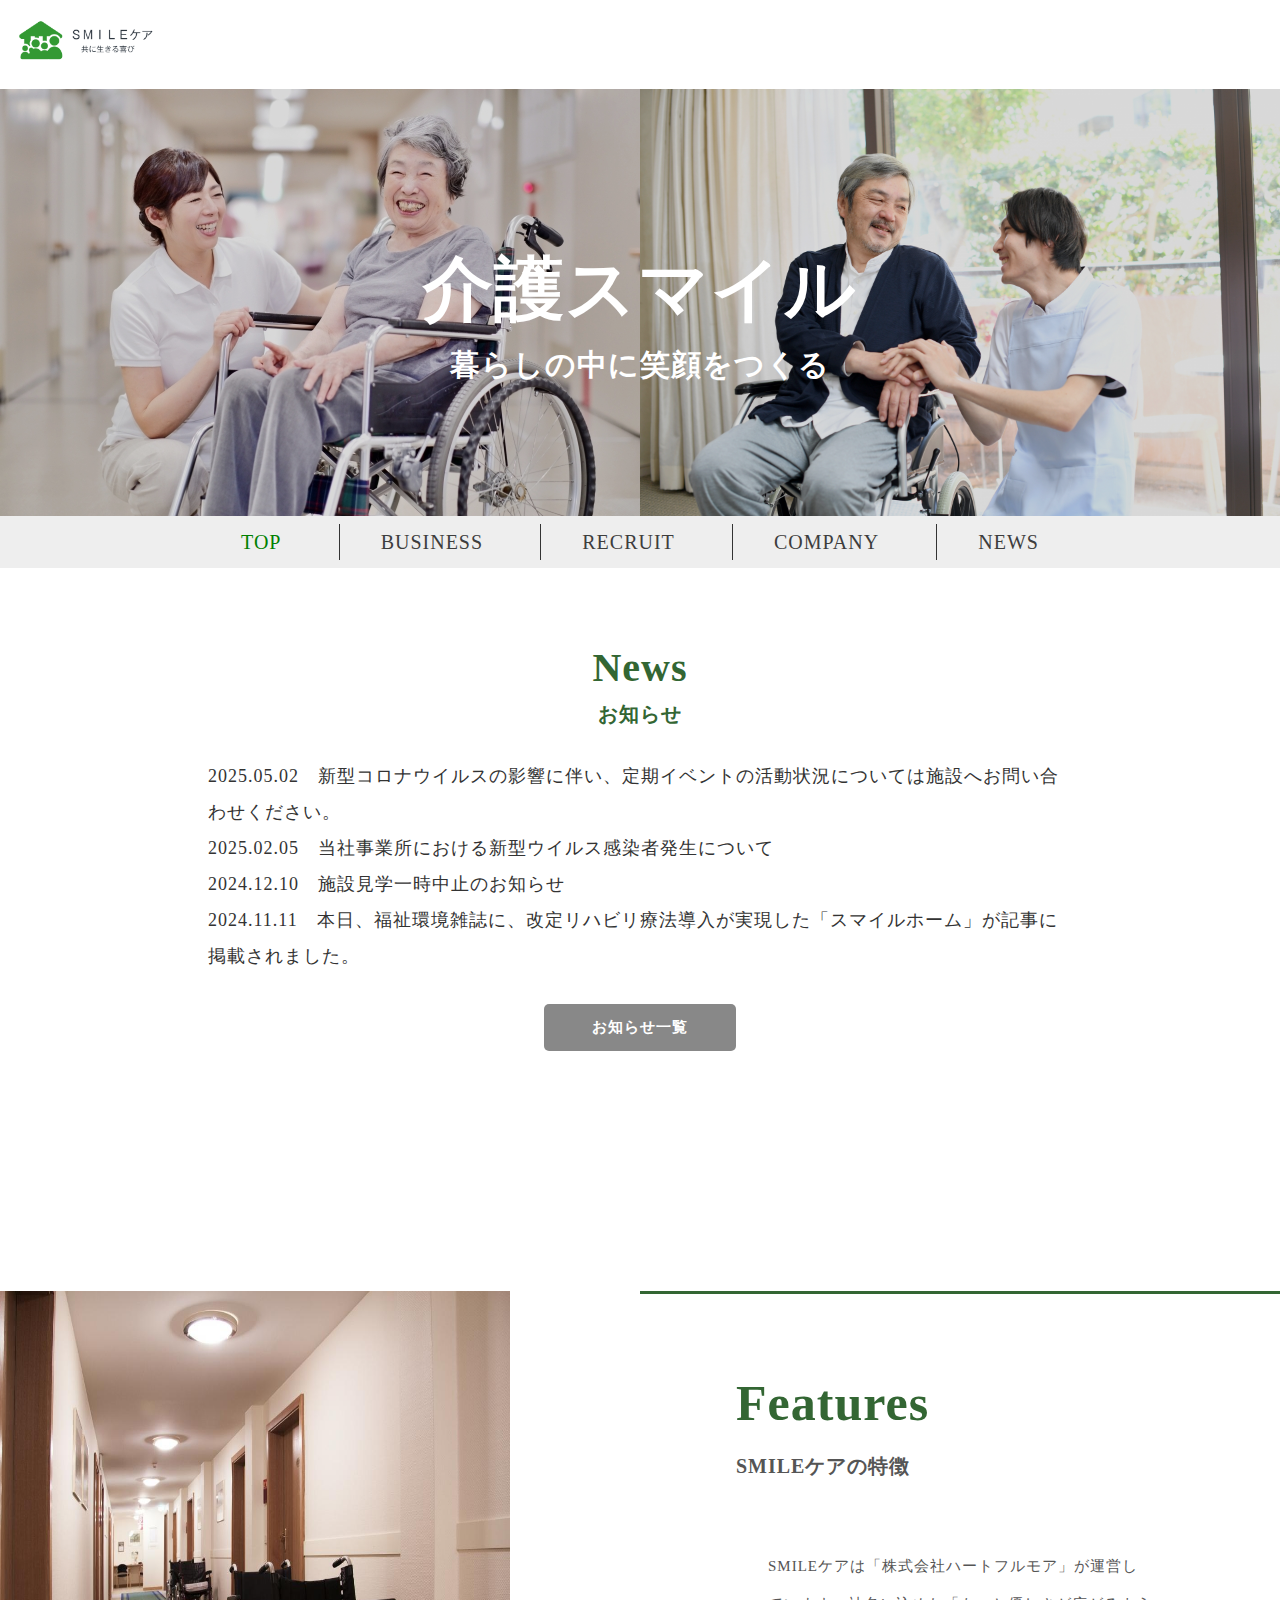
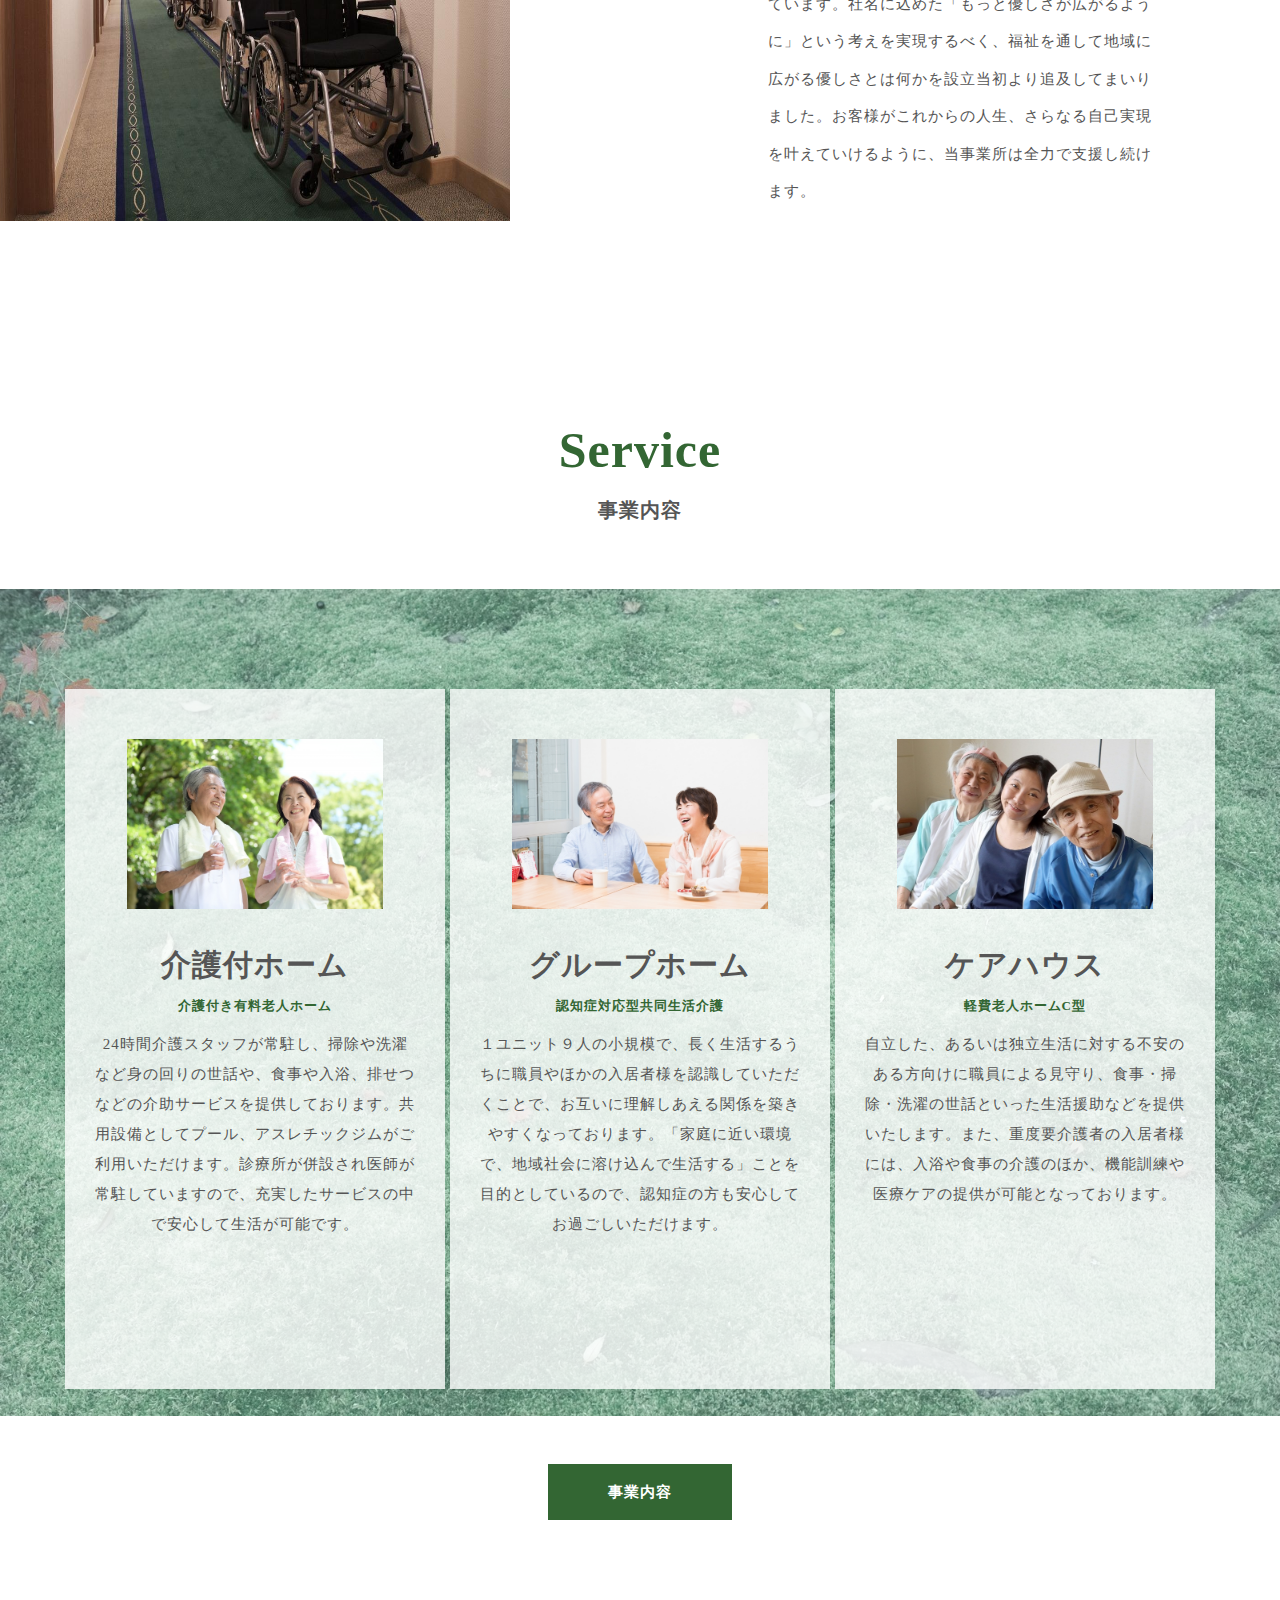
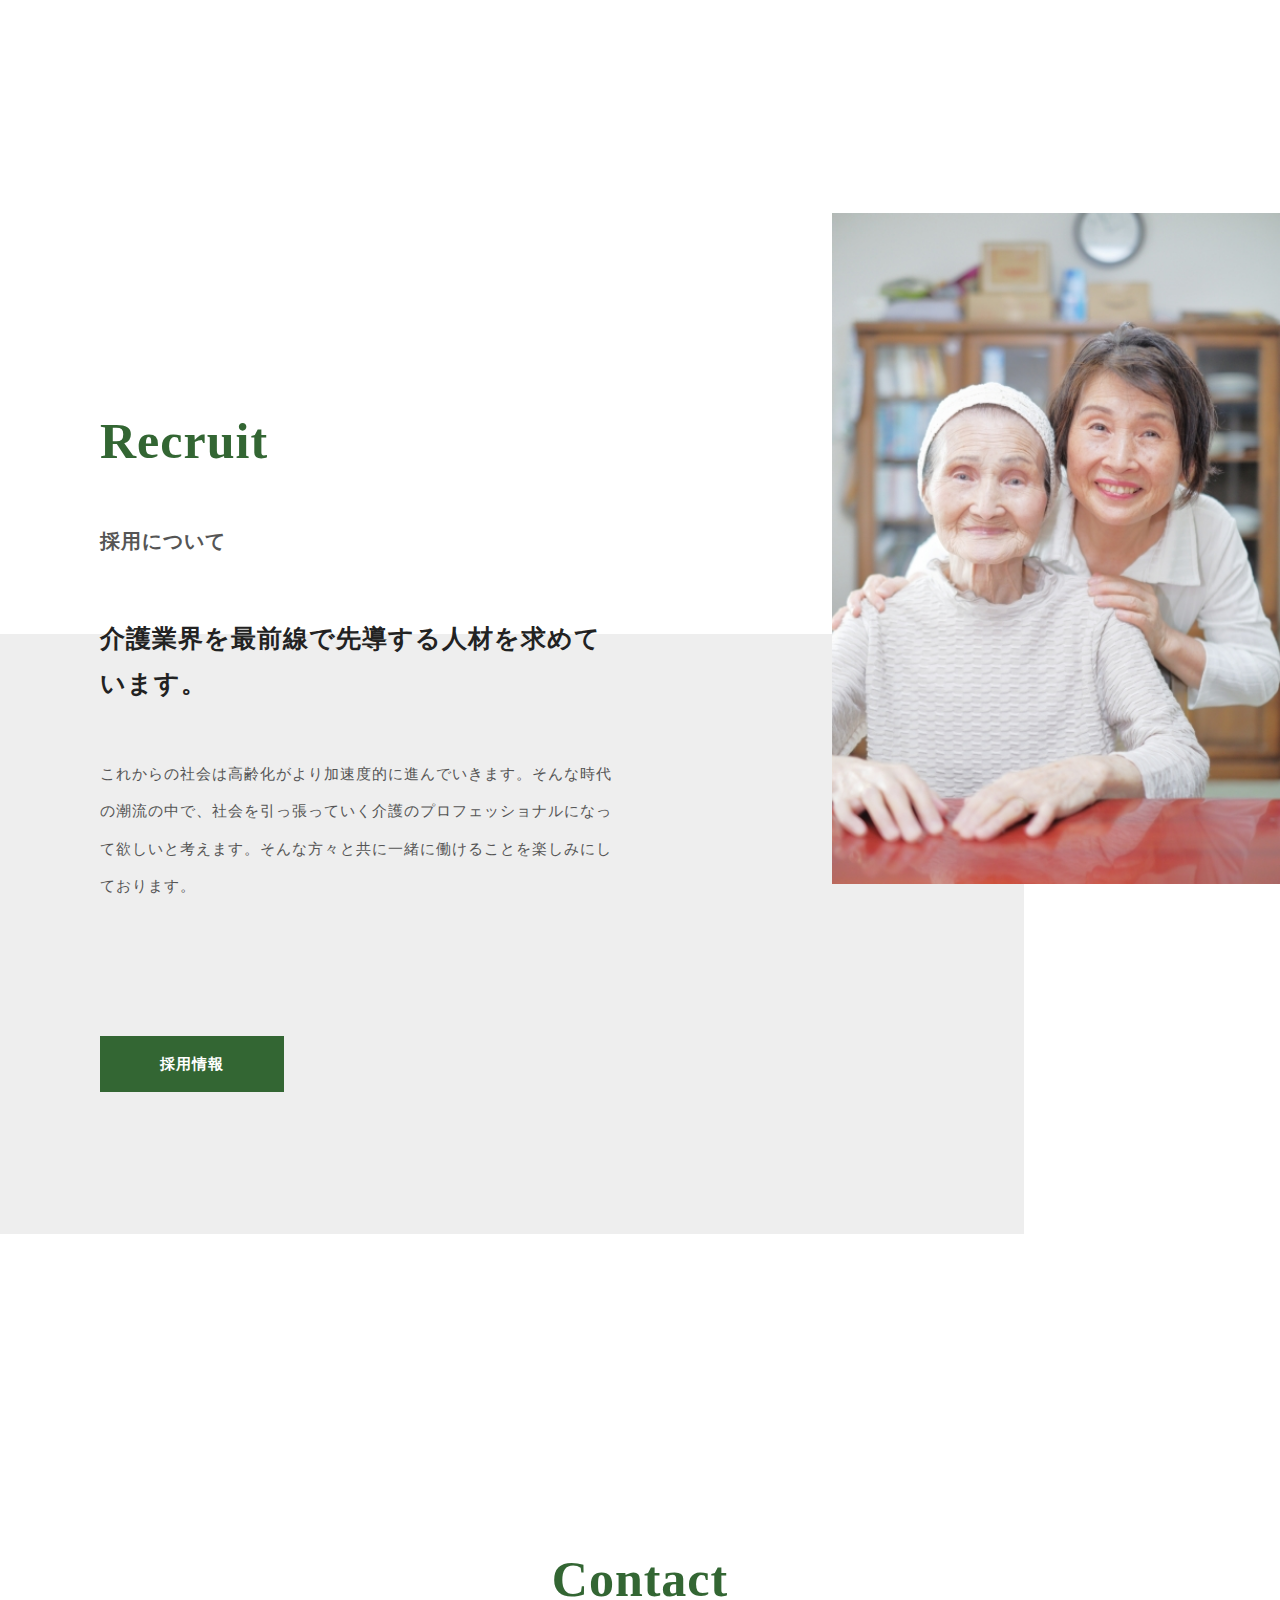
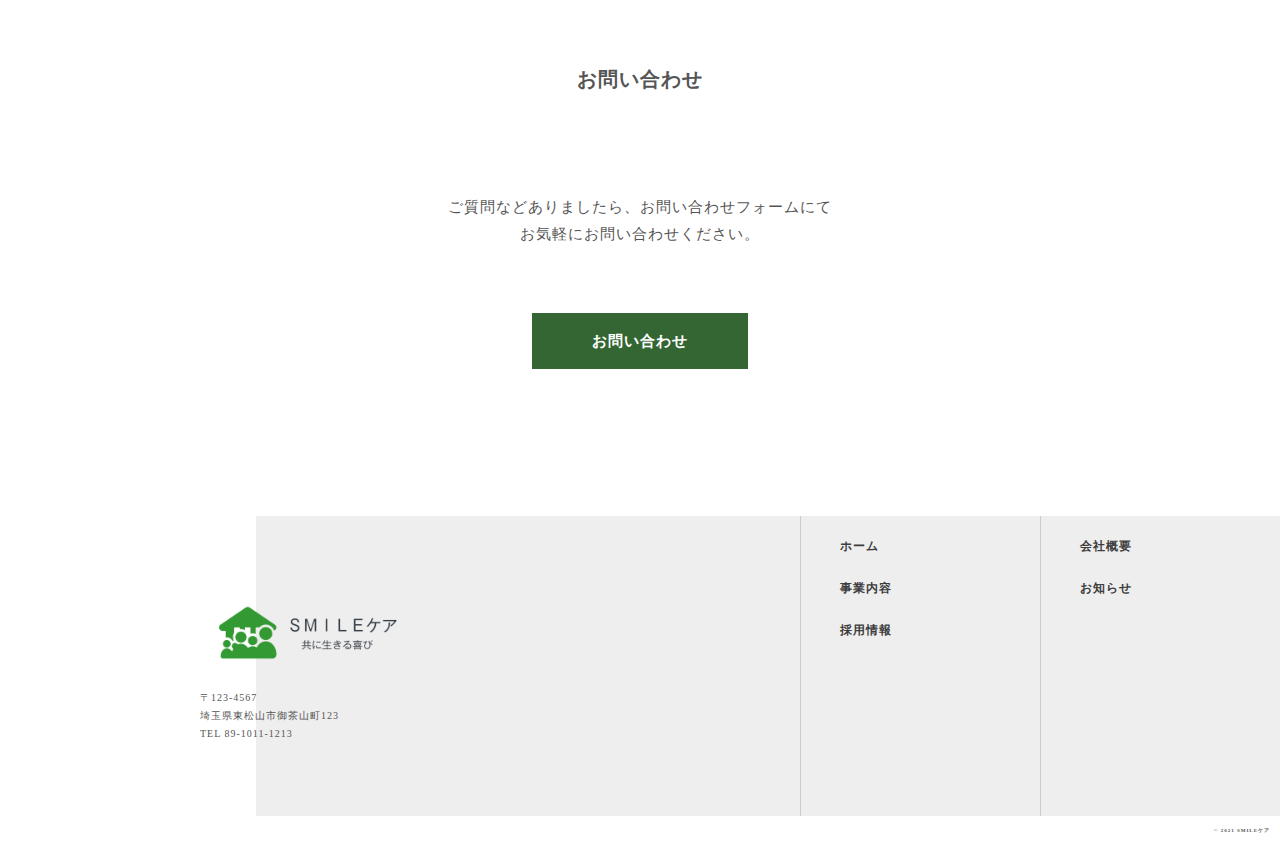
<file: index.html>
<!DOCTYPE html>
<html>
  <head>
    <meta charset="UTF-8">
    <title>共に生きる喜び「ＳＭＩＬＥケア」</title>
    <meta name="description" content="「暮らしの中に笑顔をつくる」というビジョンを達成するべく、お客様の介護をサポートします。">
    <meta name="keywords" content="福祉,介護">
    <meta name="viewport" content="width=device-width, initial-scale=1.0">
    <meta property="og:title" content="共に生きる喜び「ＳＭＩＬＥケア」">
    <meta property="og:type" content="article">
    <meta property="og:url" content="https://withcode-plus.tech">
    <meta property="og:image" content="img/logo.png">
    <meta property="og:description" content="「暮らしの中に笑顔をつくる」というビジョンを達成するべく、お客様の介護をサポートします。">
    <meta property="og:site_name" content="介護施設">
    <link rel="icon" href="favicon.ico">
    <link rel="apple-touch-icon" sizes="180×180" href="img/logo.png">
    <link rel="stylesheet" type="text/css" href="css/reset.css">
    <link rel="stylesheet" type="text/css" href="css/common1.css">
    <link rel="stylesheet" type="text/css" href="css/index.css">
  </head>

  <body>
    <header>
      <div class="header_all">
        <a href="index.html"><img class="logo" src="img/logo2.png" alt="ロゴ画像"></a>
        <div class="top_inner">
          <div class="top_img">
            <div class="top_title">
              <h1>介護スマイル</h1><br>
                <h2>暮らしの中に笑顔をつくる</h2>
              </div>
            <img src="img/top.jpg" alt="トップ画像">
            <img src="img/top2.jpg" alt="トップ画像">
          </div>
          </div>
          <div class="header_inner" style="background-color: #eeeeee">
          <nav>
            <ul>
              <li><a href="index.html" class="color">TOP</a></li>
              <li><a href="html/business.html " >BUSINESS</a></li>
              <li><a href="html/recruit.html" >RECRUIT</a></li>
              <li><a href="html/company.html" >COMPANY</a></li>
              <li><a href="html/news.html" >NEWS</a></li>
            </ul>
          </nav>
        </div>
      </div>
    </header>

    <main>
      <section class="news section">
        <h3>News<br><small>お知らせ</small></h3>
        <ul class="news_list">
        <li>
          2025.05.02　新型コロナウイルスの影響に伴い、定期イベントの活動状況については施設へお問い合わせください。
        </li>
        <li>
          2025.02.05　当社事業所における新型ウイルス感染者発生について
        </li>
        <li>
          2024.12.10　施設見学一時中止のお知らせ
        </li>
        <li>
          2024.11.11　本日、福祉環境雑誌に、改定リハビリ療法導入が実現した「スマイルホーム」が記事に掲載されました。
        </li>
        <p class="more"><a href="html/news.html">お知らせ一覧</a></p>
      </section>

      <section class="feature section">
        <div class="feature_inner">
          <h4>Features</h4>
          <small>SMILEケアの特徴</small>
          <p>
            SMILEケアは「株式会社ハートフルモア」が運営しています。社名に込めた「もっと優しさが広がるように」という考えを実現するべく、福祉を通して地域に広がる優しさとは何かを設立当初より追及してまいりました。お客様がこれからの人生、さらなる自己実現を叶えていけるように、当事業所は全力で支援し続けます。
          </p>
        </div>
        <div class="feature_bg">
          <ul class="feature_img">
            <li><img src="img/fut2.jpg" alt="特徴の画像"></li>
          </ul>
        </div>
      </section>

      <section class="service section">
        <h3>Service<br><small>事業内容</small></h3>
        <div class="service_bg">
          <div class="service_item">
            <img src="img/ser1.jpg" alt="サービス画像">
            <h4>介護付ホーム</h4>
            <small>介護付き有料老人ホーム</small>
            <p>24時間介護スタッフが常駐し、掃除や洗濯など身の回りの世話や、食事や入浴、排せつなどの介助サービスを提供しております。共用設備としてプール、アスレチックジムがご利用いただけます。診療所が併設され医師が常駐していますので、充実したサービスの中で安心して生活が可能です。</p>
          </div>
          <div class="service_item">
            <img src="img/ser2.jpg" alt="サービス画像">
            <h4>グループホーム</h4>
            <small>認知症対応型共同生活介護</small>
            <p>１ユニット９⼈の小規模で、⻑く⽣活するうちに職員やほかの⼊居者様を認識していただくことで、お互いに理解しあえる関係を築きやすくなっております。「家庭に近い環境で、地域社会に溶け込んで⽣活する」ことを目的としているので、認知症の方も安心してお過ごしいただけます。</p>
          </div>
          <div class="service_item">
            <img src="img/ser3.jpg" alt="サービス画像">
            <h4>ケアハウス</h4>
            <small>軽費老人ホームC型</small>
            <p>自立した、あるいは独立生活に対する不安のある方向けに職員による見守り、食事・掃除・洗濯の世話といった生活援助などを提供いたします。また、重度要介護者の入居者様には、入浴や食事の介護のほか、機能訓練や医療ケアの提供が可能となっております。</p>
          </div>
          <p class="btn"><a href="html/business.html">事業内容</a></p>
        </div>
      </section>

      <section class="recruit section">
        <div class="recruit_inner">
          <h3>Recruit<br><small>採用について</small></h3>
          <h4>介護業界を最前線で先導する人材を求めています。</h4>
          <p>
            これからの社会は高齢化がより加速度的に進んでいきます。そんな時代の潮流の中で、社会を引っ張っていく介護のプロフェッショナルになって欲しいと考えます。そんな方々と共に一緒に働けることを楽しみにしております。
          </p>
          <p class="btn"><a href="html/recruit.html">採用情報</a></p>
        </div>
        <img src="img/fut1.jpg" alt="リクルート画像">
        <div class="recruit_bg">
       </div>
      </section>

      <section class="contact">
        <div class="contact_inner">
          <h3>Contact<br><small>お問い合わせ</small></h3>
          <P>ご質問などありましたら、お問い合わせフォームにて<br>
      お気軽にお問い合わせください。
          </P>
          <p class="btn"><a href="#">お問い合わせ</a></p>
        </div>
      </section>
    </main>

    <footer>
      <div class="footer_inner">
        <img src="img/logo2.png" alt="ロゴ画像">
        <p>
          〒123-4567<br>
          埼玉県東松山市御茶山町123<br>
          TEL 89-1011-1213
        </p>
      </div>
    <div class="footer_bg">
      <div class="footer_list">
        <ul>
          <li><a href="html/company.html">会社概要</a></li>
          <li><a href="html/news.html">お知らせ</a></li>
        </ul>
        <ul>
          <li><a href="index.html">ホーム</a></li>
          <li><a href="html/business.html">事業内容</a></li>
          <li><a href="html/recruit.html">採用情報</a></li>
        </ul>
      </div>
    </div>
    </footer>
    <p class="copyright">© 2021 SMILEケア</p>
  </body>
</html>
</file>
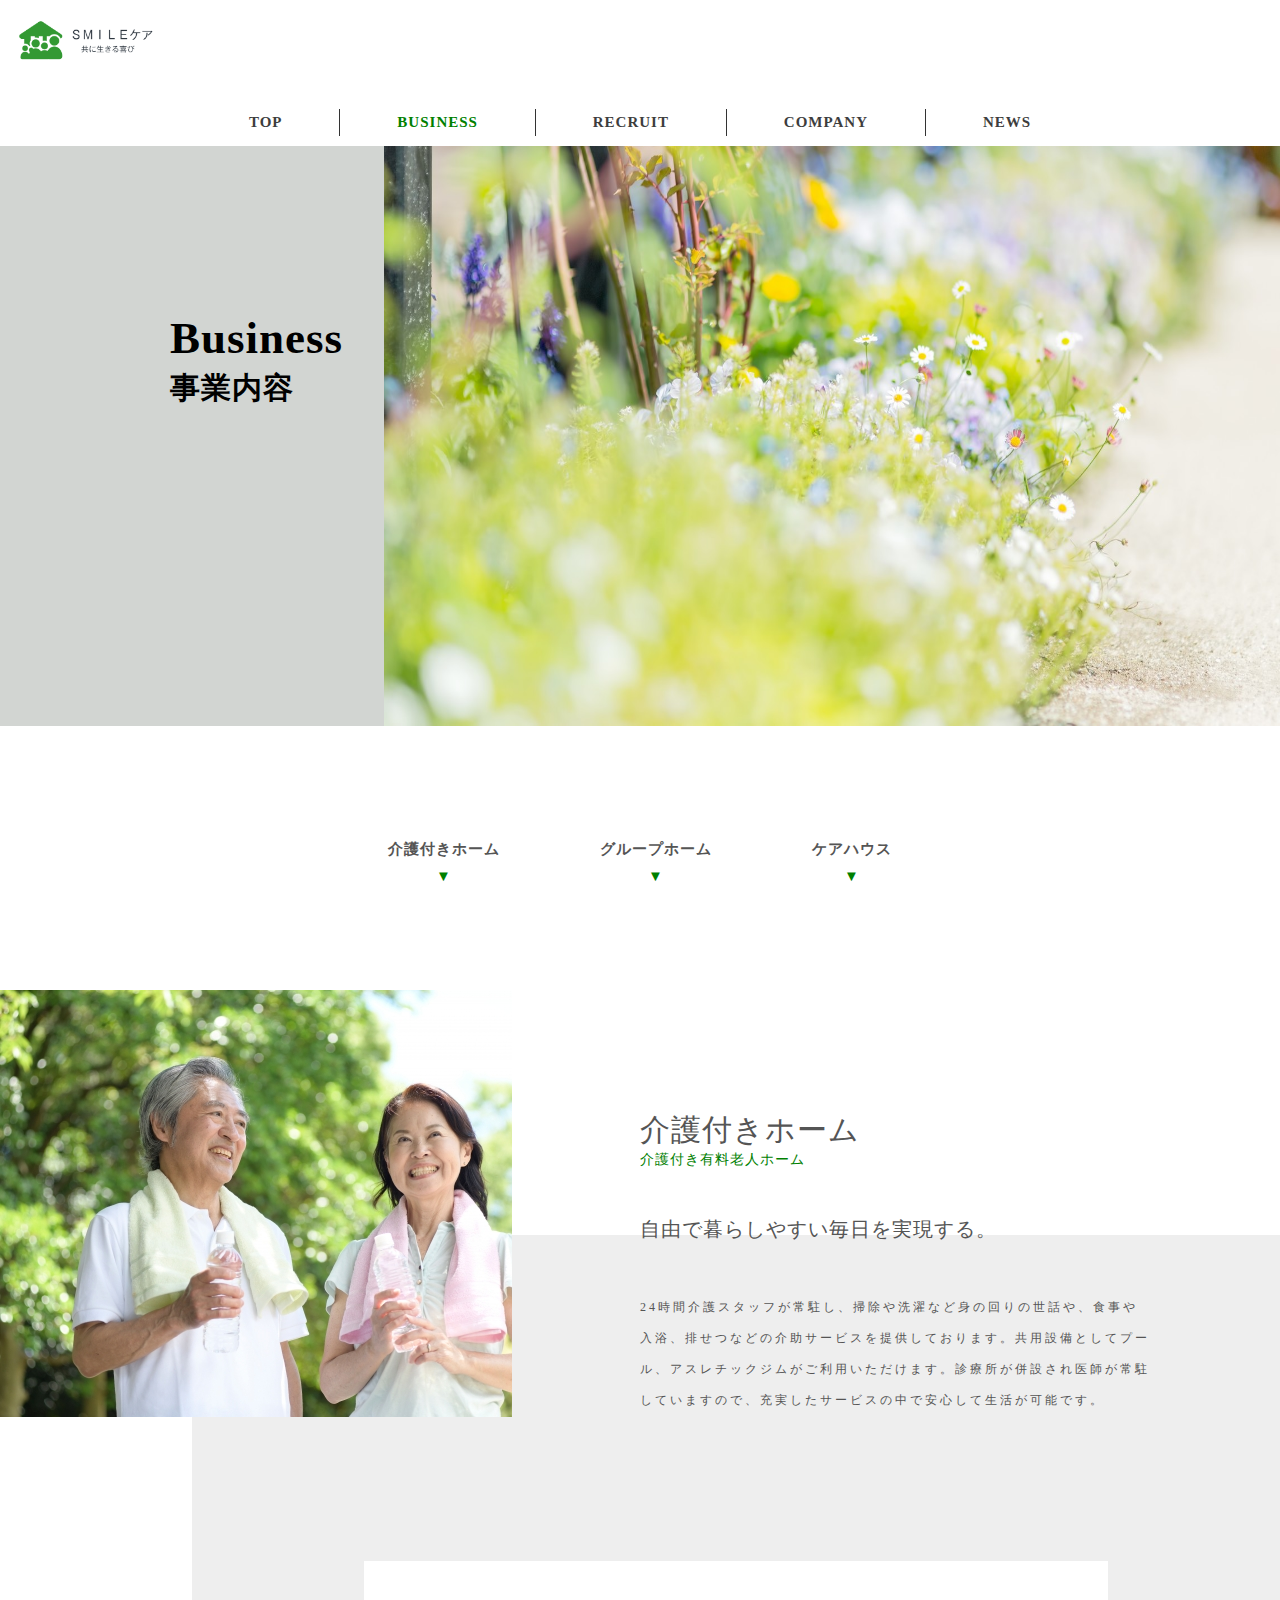
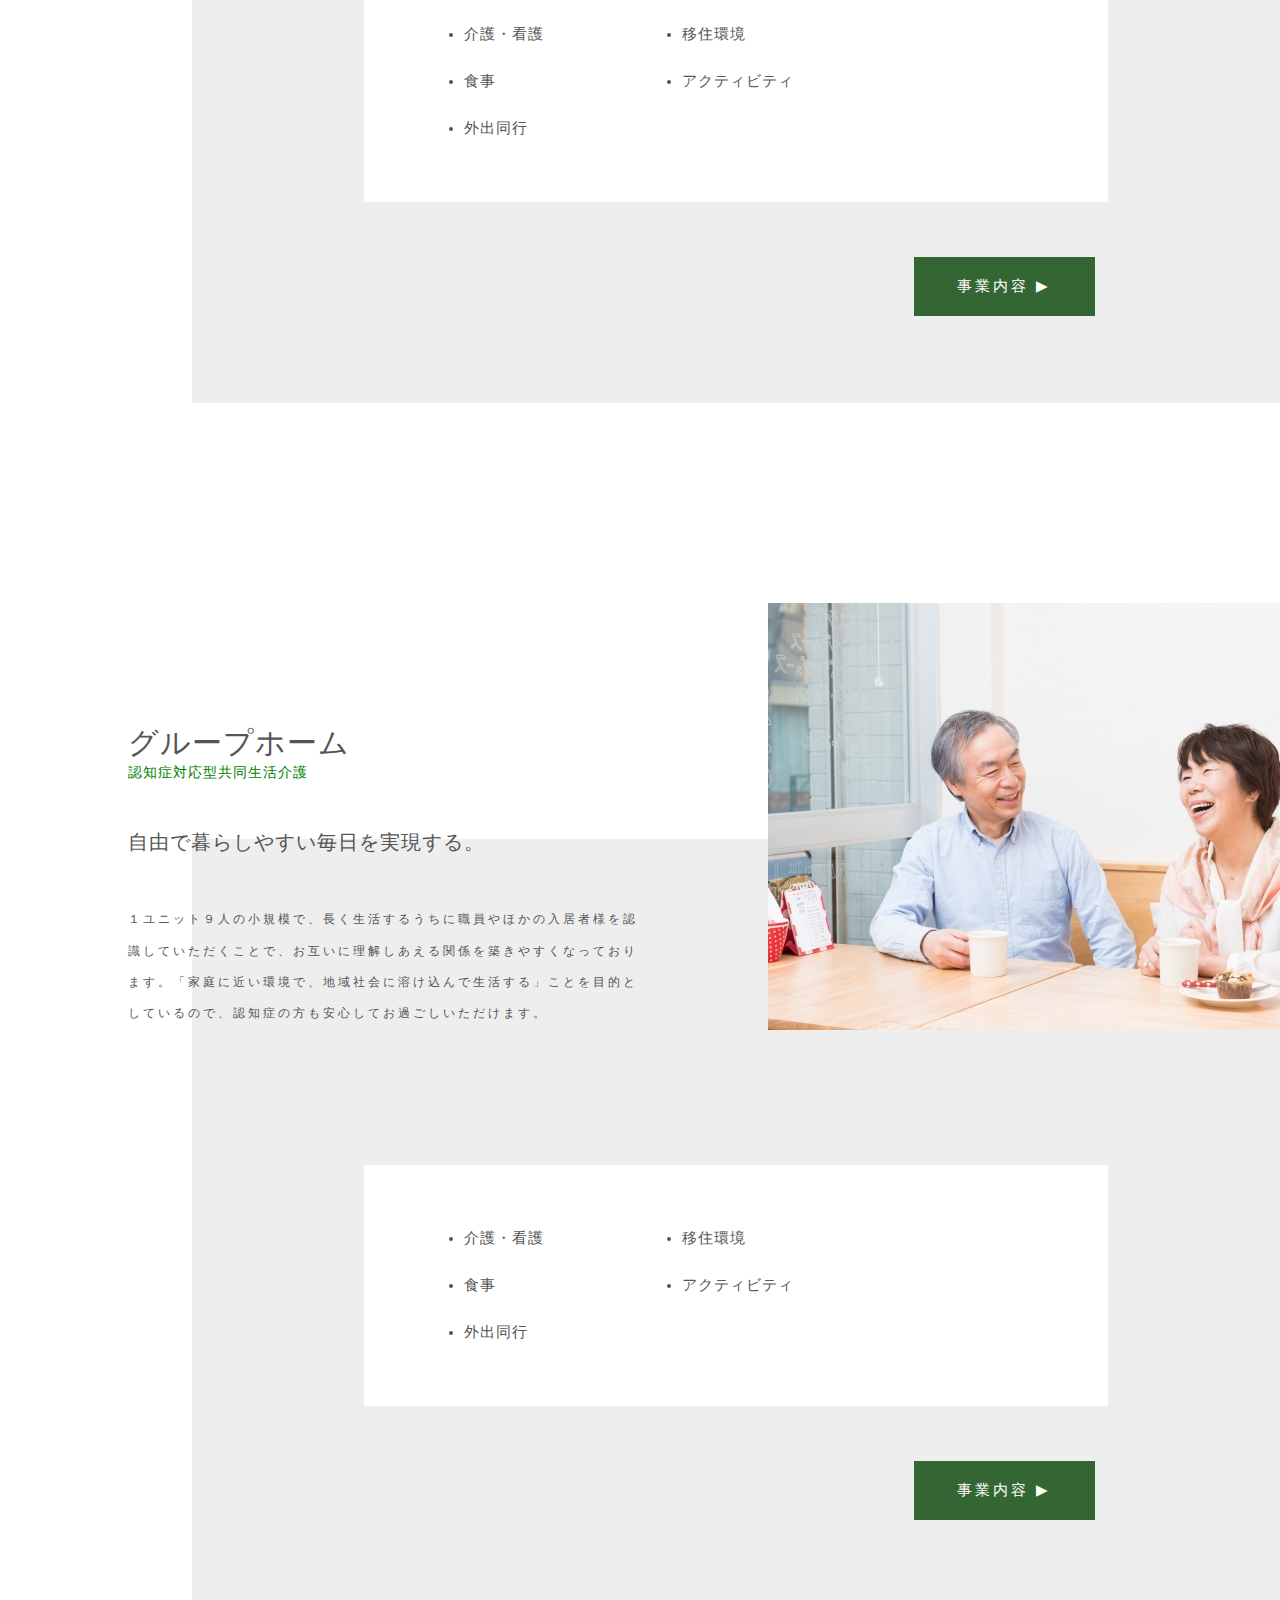
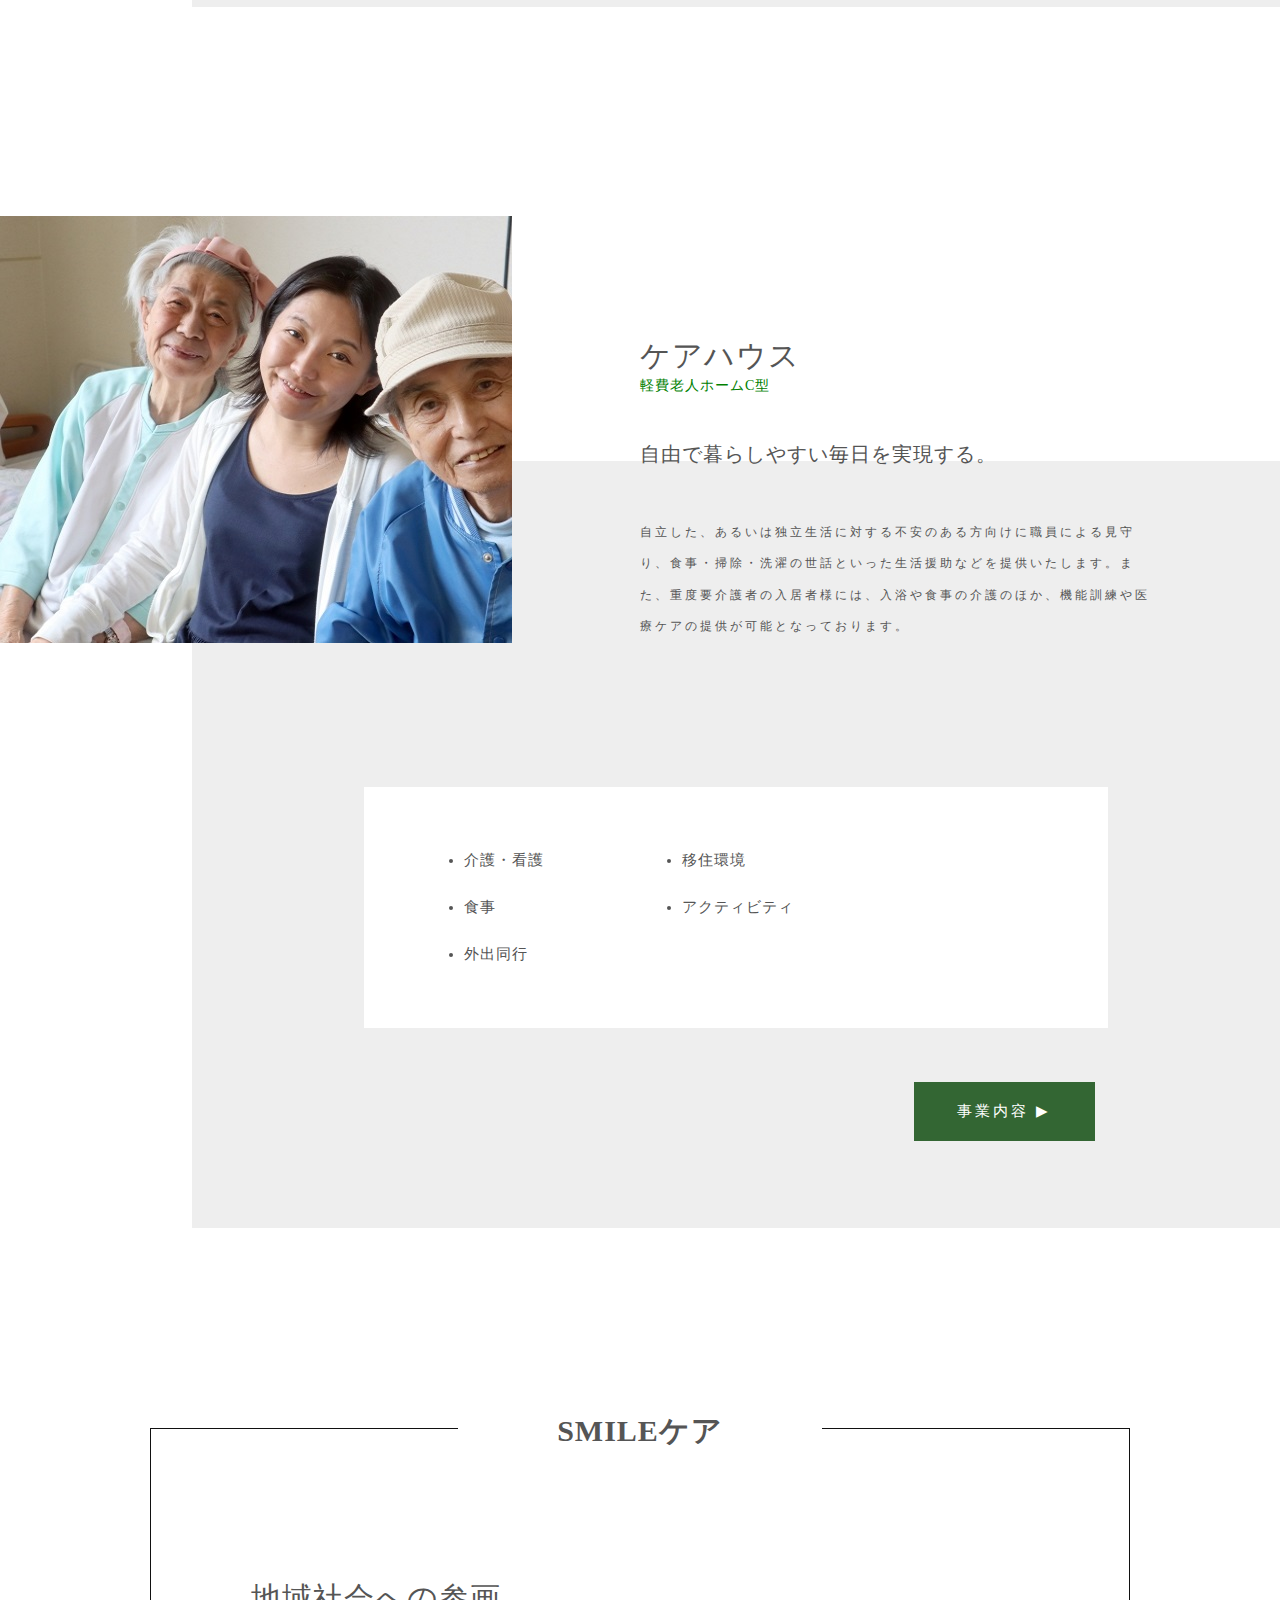
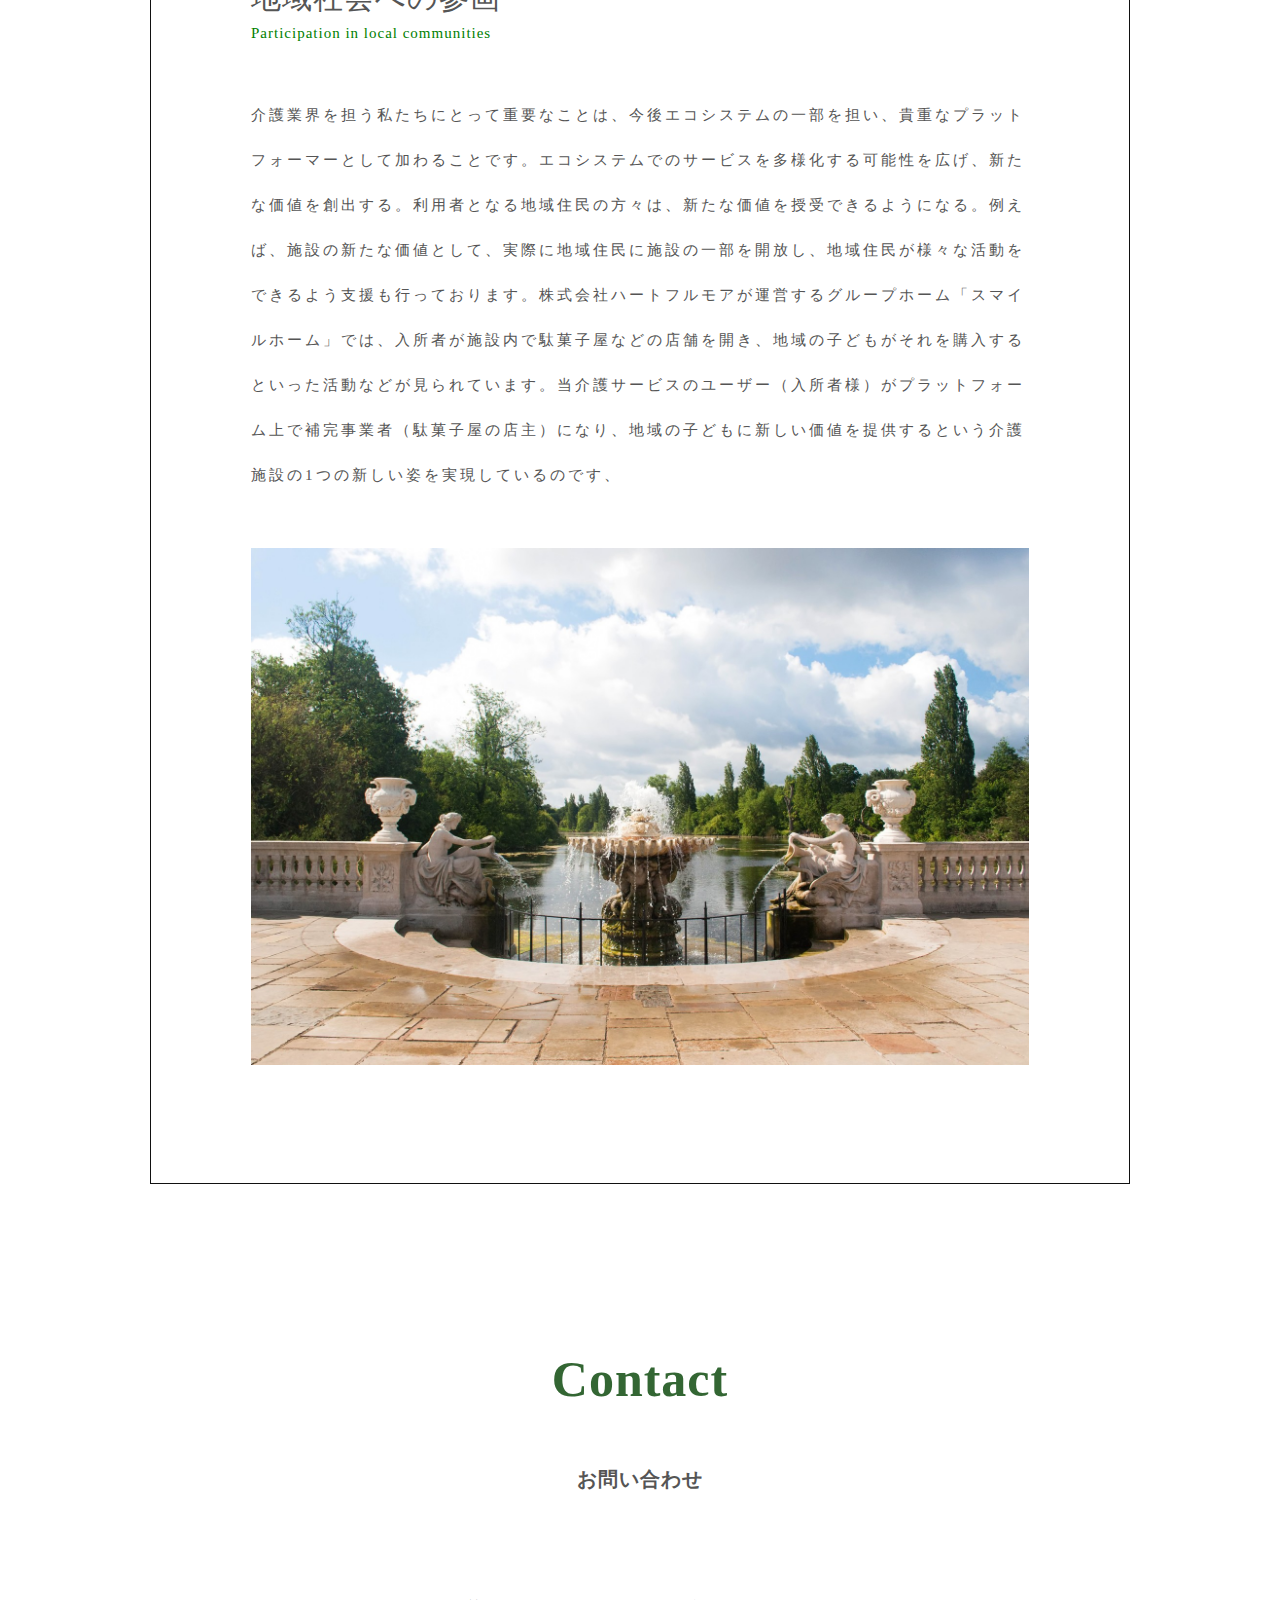
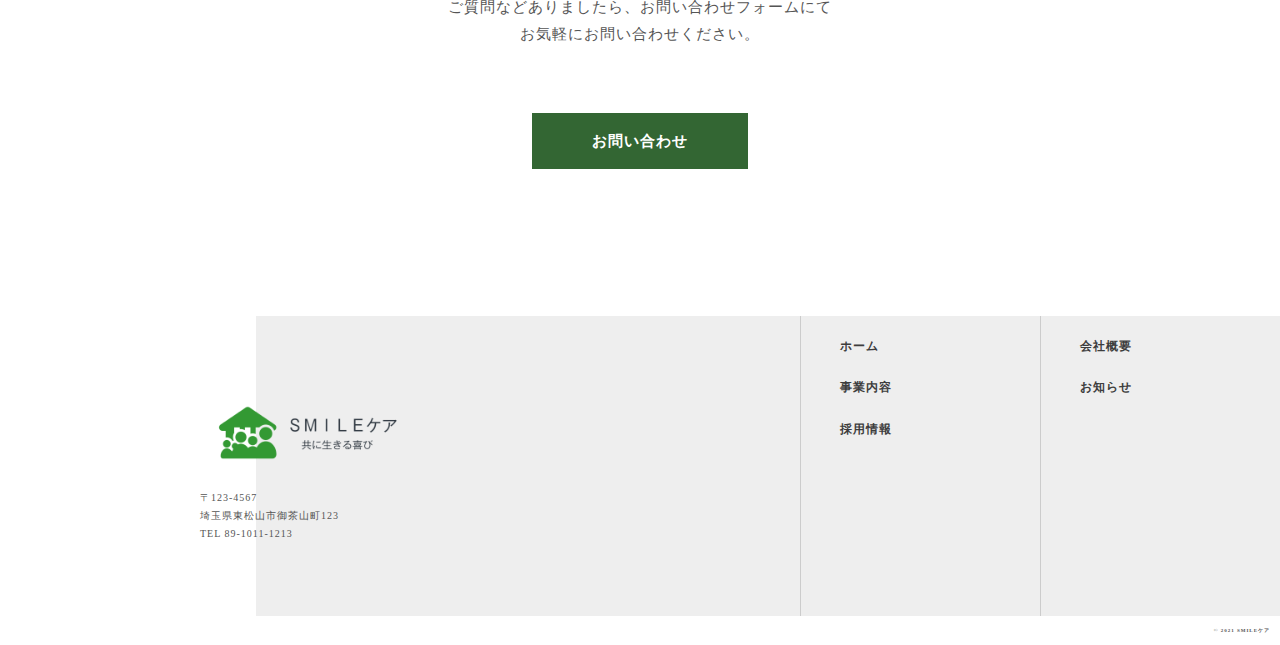
<file: html/business.html>
<!DOCTYPE html>
<html>
<head>
  <meta charset="UTF-8">
  <title>共に生きる喜び「ＳＭＩＬＥケア」</title>
  <meta name="description" content="「暮らしの中に笑顔をつくる」というビジョンを達成するべく、お客様の介護をサポートします。">
  <meta name="keywords" content="IT,プログラミング,コミュニティ">
  <meta name="viewport" content="width=device-width, initial-scale=1.0">
  <meta property="og:title" content="共に生きる喜び「ＳＭＩＬＥケア」">
  <meta property="og:type" content="article">
  <meta property="og:url" content="https://withcode-plus.tech">
  <meta property="og:image" content="img/logo.png">
  <meta property="og:description" content="「暮らしの中に笑顔をつくる」というビジョンを達成するべく、お客様の介護をサポートします。">
  <meta property="og:site_name" content="プログラミング教材">
  <link rel="icon" href="../favicon.ico">
  <link rel="apple-touch-icon" sizes="180×180" href="../img/logo.png">
  <link rel="stylesheet" type="text/css" href="../css/reset.css">
  <link rel="stylesheet" type="text/css" href="../css/common1.css">
  <link rel="stylesheet" type="text/css" href="../css/common2.css">
  <link rel="stylesheet" type="text/css" href="../css/business.css">
</head>

<body>
  <header>
    <div class="header_all">
      <a href="../index.html"><img class="logo" src="../img/logo2.png" alt="ロゴ画像"></a>
      <div class="header_inner">
        <nav>
          <ul>
            <li><a href="../index.html">TOP</a></li>
            <li><a href="business.html" class="color">BUSINESS</a></li>
            <li><a href="recruit.html" >RECRUIT</a></li>
            <li><a href="company.html" >COMPANY</a></li>
            <li><a href="news.html" >NEWS</a></li>
          </ul>
          </nav>
      </div>
        <div class="_top_bg">
          <div class="top_inner">
            <h1>Business<br><small>事業内容</small></h1> 
            <img src="../img/bu_top2.jpg" alt="トップ画像">
          </div>
        </div>
    </div>
  </header>
  
  <main>
    <section class="business">
      <div class="business_inner">
        <div class="business_top">
          <ul>
            <li><a href="#business_list1">介護付きホーム<br><small>▼</small></a></li>
            <li><a href="#business_list2">グループホーム<br><small>▼</small></a></li>
            <li><a href="#business_list3">ケアハウス<br><small>▼</small></a></li>
          </ul>
        </div>
        <div class="business_list" id="business_list1">
          <div class="business_item1">
            <img src="../img/ser1.jpg" alt="サービス画像">
          </div>
          <div class="business_item2">
            <h1>介護付きホーム<br><small>介護付き有料老人ホーム</small></h1>
            <h2>自由で暮らしやすい毎日を実現する。</h2>
            <p>
              24時間介護スタッフが常駐し、掃除や洗濯など身の回りの世話や、食事や入浴、排せつなどの介助サービスを提供しております。共用設備としてプール、アスレチックジムがご利用いただけます。診療所が併設され医師が常駐していますので、充実したサービスの中で安心して生活が可能です。
            </p>
          </div>
          <div class="business_bg">
            <div class="business_content">
              <div class="business_element">
                <ul>
                  <li>介護・看護</li>
                  <li>移住環境</li>
                  <li>食事</li>
                  <li>アクティビティ</li>
                  <li>外出同行</li>
                </ul>
              </div>
            </div>
            <p class="btn"><a href="#">事業内容 ▶︎</a></p>
          </div>
        </div>
        <div class="business_list" id="business_list2">
          <div class="business_item1_reverse">
            <img src="../img/ser2.jpg" alt="サービス画像">
          </div>
          <div class="business_item2_reverse">
            <h1>グループホーム<br><small>認知症対応型共同生活介護</small></h1>
            <h2>自由で暮らしやすい毎日を実現する。</h2>
            <p>
              １ユニット９⼈の小規模で、⻑く⽣活するうちに職員やほかの⼊居者様を認識していただくことで、お互いに理解しあえる関係を築きやすくなっております。「家庭に近い環境で、地域社会に溶け込んで⽣活する」ことを目的としているので、認知症の方も安心してお過ごしいただけます。
            </p>
          </div>
          <div class="business_bg">
            <div class="business_content">
              <div class="business_element">
                <ul>
                  <li>介護・看護</li>
                  <li>移住環境</li>
                  <li>食事</li>
                  <li>アクティビティ</li>
                  <li>外出同行</li>
                </ul>
              </div>
            </div>
            <p class="btn"><a href="#">事業内容 ▶︎</a></p>
          </div>
        </div>
        <div class="business_list" id="business_list3">
          <div class="business_item1">
            <img src="../img/ser3.jpg" alt="サービス画像">
          </div>
          <div class="business_item2">
            <h1>ケアハウス<br><small>軽費老人ホームC型</small></h1>
            <h2>自由で暮らしやすい毎日を実現する。</h2>
            <p>
              自立した、あるいは独立生活に対する不安のある方向けに職員による見守り、食事・掃除・洗濯の世話といった生活援助などを提供いたします。また、重度要介護者の入居者様には、入浴や食事の介護のほか、機能訓練や医療ケアの提供が可能となっております。
            </p>
          </div>
          <div class="business_bg">
            <div class="business_content">
              <div class="business_element">
                <ul>
                  <li>介護・看護</li>
                  <li>移住環境</li>
                  <li>食事</li>
                  <li>アクティビティ</li>
                  <li>外出同行</li>
                </ul>
              </div>
            </div>
            <p class="btn"><a href="#">事業内容 ▶︎</a></p>
          </div>
        </div>
      </div>
    </section>

    <section class="letter section">
      <div class="letter_inner">
        <h1>SMILEケア</h1>
        <div class="letter_list">
          <h2>地域社会への参画<br><small>Participation in local communities</small></h2>
          <div class="letter_item">
            <p>
              介護業界を担う私たちにとって重要なことは、今後エコシステムの一部を担い、貴重なプラットフォーマーとして加わることです。エコシステムでのサービスを多様化する可能性を広げ、新たな価値を創出する。利用者となる地域住民の方々は、新たな価値を授受できるようになる。例えば、施設の新たな価値として、実際に地域住民に施設の一部を開放し、地域住民が様々な活動をできるよう支援も行っております。株式会社ハートフルモアが運営するグループホーム「スマイルホーム」では、入所者が施設内で駄菓子屋などの店舗を開き、地域の子どもがそれを購入するといった活動などが見られています。当介護サービスのユーザー（入所者様）がプラットフォーム上で補完事業者（駄菓子屋の店主）になり、地域の子どもに新しい価値を提供するという介護施設の1つの新しい姿を実現しているのです、
            </p>
            <p><img src="../img/bu_top.jpg" alt="レター画像"></p>
          </div>
        </div>
      </div>
    </section>

    <section class="contact">
      <div class="contact_inner">
        <h3>Contact<br><small>お問い合わせ</small></h3>
        <P>
          ご質問などありましたら、お問い合わせフォームにて<br>お気軽にお問い合わせください。
        </P>
        <p class="btn"><a href="">お問い合わせ</a></p>
      </div>
    </section>

    <footer>
      <div class="footer_inner">
        <img src="../img/logo2.png" alt="ロゴ画像">
        <p>〒123-4567<br>
          埼玉県東松山市御茶山町123<br>
           TEL 89-1011-1213
        </p>
      </div>
      <div class="footer_bg">
        <div class="footer_list">
          <ul>
            <li><a href="company.html">会社概要</a></li>
            <li><a href="news.html">お知らせ</a></li>
          </ul>
          <ul class="footer_item">
            <li><a href="../index.html">ホーム</a></li>
            <li><a href="business.html">事業内容</a></li>
            <li><a href="recruit.html">採用情報</a></li>
          </ul>
        </div>
      </div>
    </footer>
    <p class="copyright">© 2021 SMILEケア</p>

  </main>
 </body>
</html>
</file>
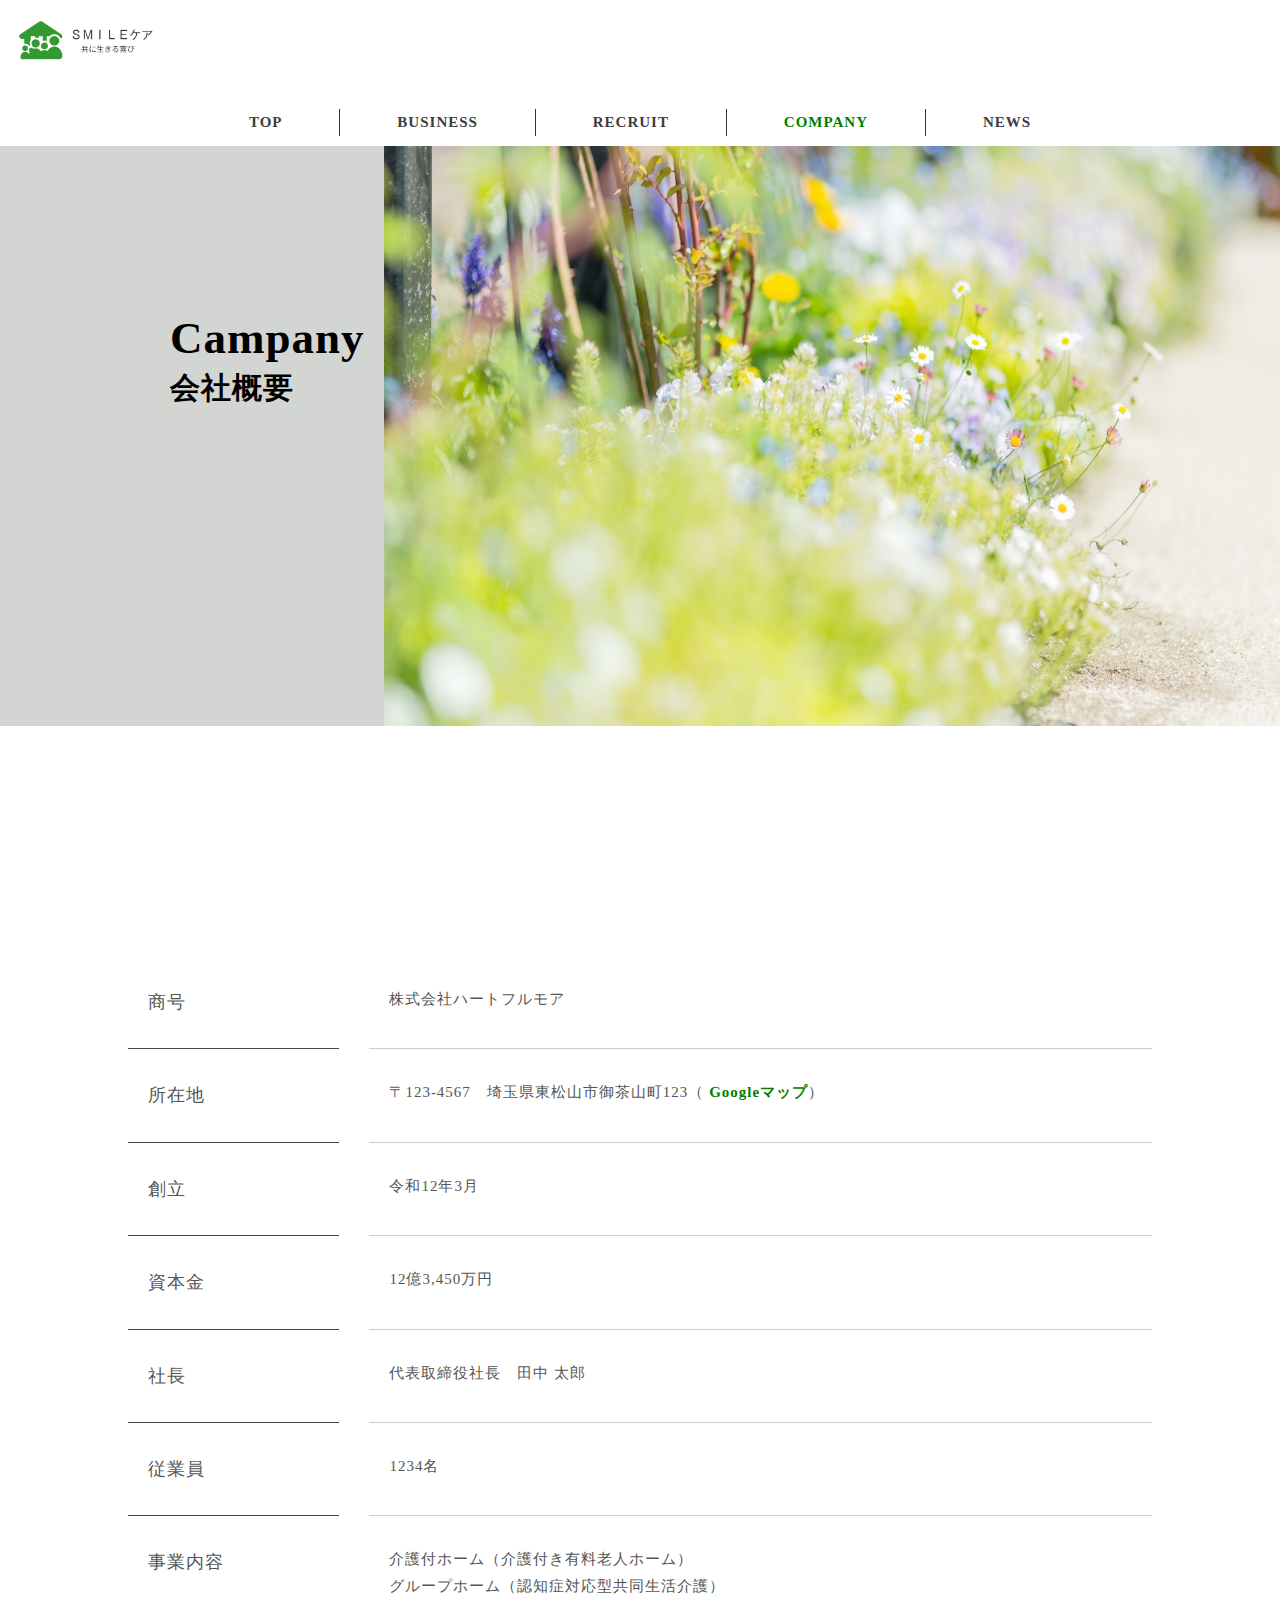
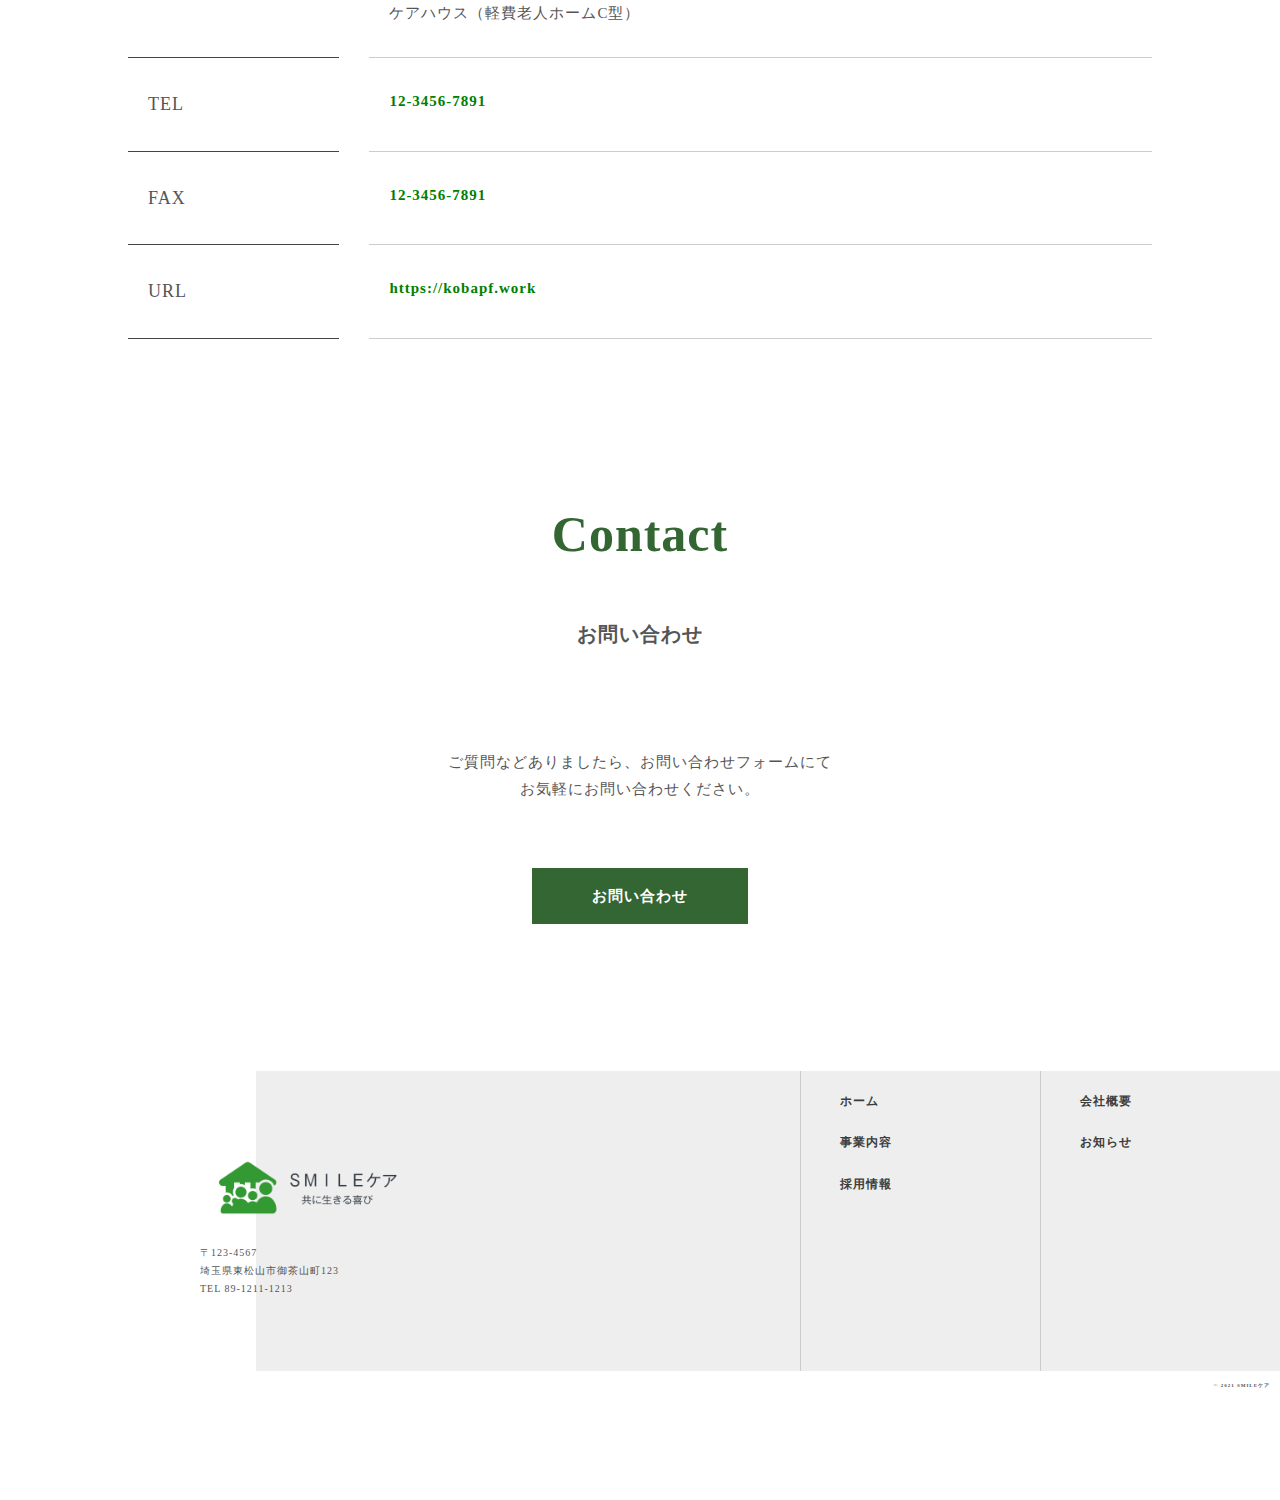
<file: html/company.html>
<!DOCTYPE html>
<html>
<head>
  <meta charset="UTF-8">
  <title>共に生きる喜び「ＳＭＩＬＥケア」</title>
  <meta name="description" content="「暮らしの中に笑顔をつくる」というビジョンを達成するべく、お客様の介護をサポートします。">
  <meta name="keywords" content="IT,プログラミング,コミュニティ">
  <meta name="viewport" content="width=device-width, initial-scale=1.0">
  <meta property="og:title" content="共に生きる喜び「ＳＭＩＬＥケア」">
  <meta property="og:type" content="article">
  <meta property="og:url" content="https://withcode-plus.tech">
  <meta property="og:image" content="img/logo.png">
  <meta property="og:description" content="「暮らしの中に笑顔をつくる」というビジョンを達成するべく、お客様の介護をサポートします。">
  <meta property="og:site_name" content="プログラミング教材">
  <link rel="icon" href="../favicon.ico">
  <link rel="apple-touch-icon" sizes="180×180" href="../img/logo.png">
  <link rel="stylesheet" type="text/css" href="../css/reset.css">
  <link rel="stylesheet" type="text/css" href="../css/common1.css">
  <link rel="stylesheet" type="text/css" href="../css/common2.css">
  <link rel="stylesheet" type="text/css" href="../css/company.css">
</head>
<body>
  <header>
    <div class="header_all">
      <a href="../index.html"><img class="logo" src="../img/logo2.png" alt="ロゴ画像"></a>
      <div class="header_inner">
        <nav>
          <ul>
            <li><a href="../index.html">TOP</a></li>
            <li><a href="business.html">BUSINESS</a></li>
            <li><a href="recruit.html" >RECRUIT</a></li>
            <li><a href="company.html" class="color">COMPANY</a></li>
            <li><a href="news.html" >NEWS</a></li>
          </ul>
          </nav>
      </div>
        <div class="_top_bg">
          <div class="top_inner">
            <h1>Campany<br><small>会社概要</small></h1> 
            <img src="../img/bu_top2.jpg" alt="トップ画像">
          </div>
        </div>
    </div>
  </header>

  <main>
    <section class="company section">
      <div class="company_inner">
        <ul class="company_list">
          <li>
            <span>商号</span>
            <p>株式会社ハートフルモア</p>
          </li>
          <li>
            <span>所在地</span>
            <p>〒123-4567　埼玉県東松山市御茶山町123（<a href="" class="map_link"> Googleマップ</a>）</p>
          </li>
          <li>
            <span>創立</span>
            <p>令和12年3月</p>
          </li>
          <li>
            <span>資本金</span>
            <p>12億3,450万円</p>
          </li>
          <li>
            <span>社長</span>
            <p>代表取締役社長　田中 太郎</p>
          </li>
          <li>
            <span>従業員</span>
            <p>1234名</p>
          </li>
          <li>
            <span>事業内容</span>
            <p>
              介護付ホーム（介護付き有料老人ホーム）<br>
              グループホーム（認知症対応型共同生活介護）<br>
              ケアハウス（軽費老人ホームC型）<br>
            </p>
          </li>
          <li>
            <span>TEL</span>
            <p><a href="">12-3456-7891</a></p>
            </li>
          <li>
            <span>FAX</span>
            <p><a href="">12-3456-7891</a></p>
          </li>
          <li>
            <span>URL</span>
            <p><a href="">https://kobapf.work</a></p>
          </li>
        </ul>
      </div>
    </div>

    <section class="contact">
      <div class="contact_inner">
        <h3>Contact<br><small>お問い合わせ</small></h3>
        <P>
          ご質問などありましたら、お問い合わせフォームにて<br>お気軽にお問い合わせください。
        </P>
        <p class="btn"><a href="">お問い合わせ</a></p>
      </div>
    </section>

    <footer>
      <div class="footer_inner">
        <img src="../img/logo2.png" alt="ロゴ画像">
        <p>〒123-4567<br>
          埼玉県東松山市御茶山町123<br>
           TEL 89-1211-1213
        </p>
      </div>
      <div class="footer_bg">
        <div class="footer_list">
          <ul>
            <li><a href="company.html">会社概要</a></li>
            <li><a href="news.html">お知らせ</a></li>
          </ul>
          <ul class="footer_item">
            <li><a href="../index.html">ホーム</a></li>
            <li><a href="business.html">事業内容</a></li>
            <li><a href="recruit.html">採用情報</a></li>
          </ul>
        </div>
      </div>
    </footer>
    <p class="copyright">© 2021 SMILEケア</p>

  </main>
  
</body>
</html>
</file>
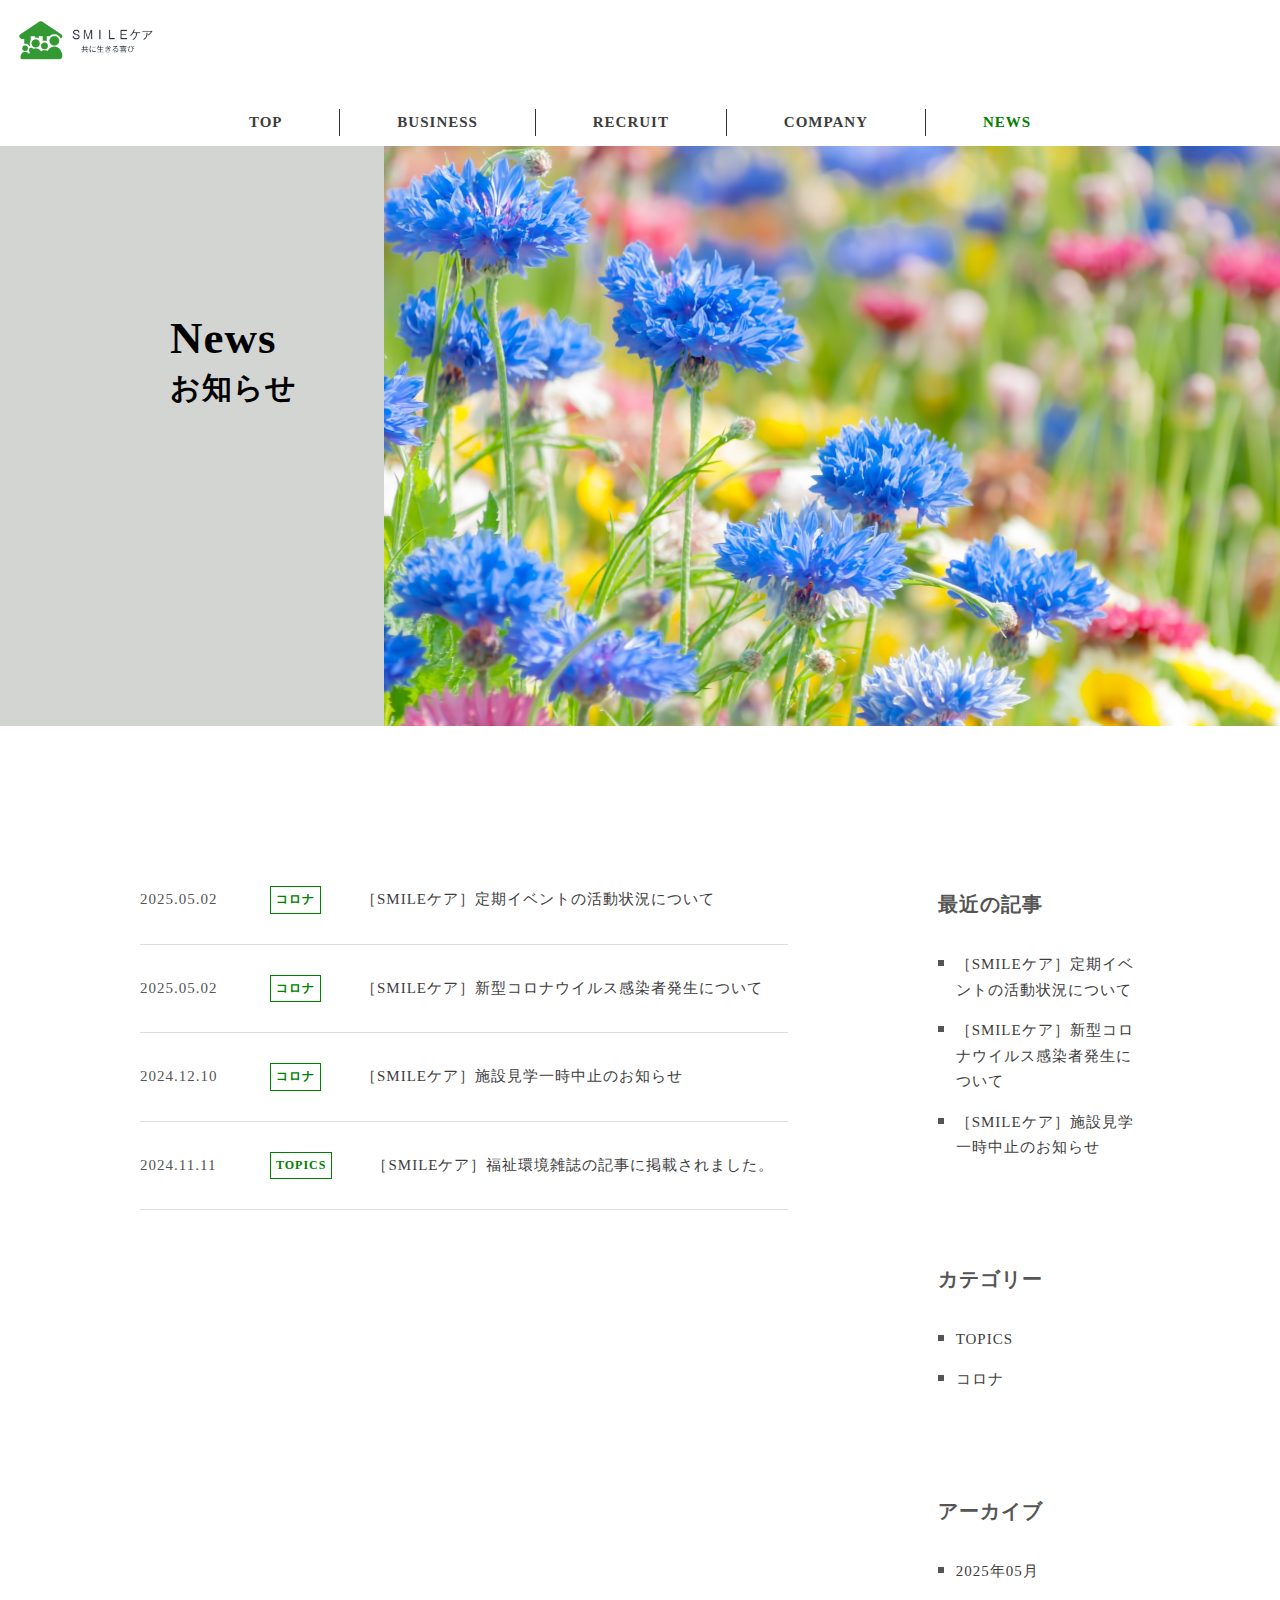
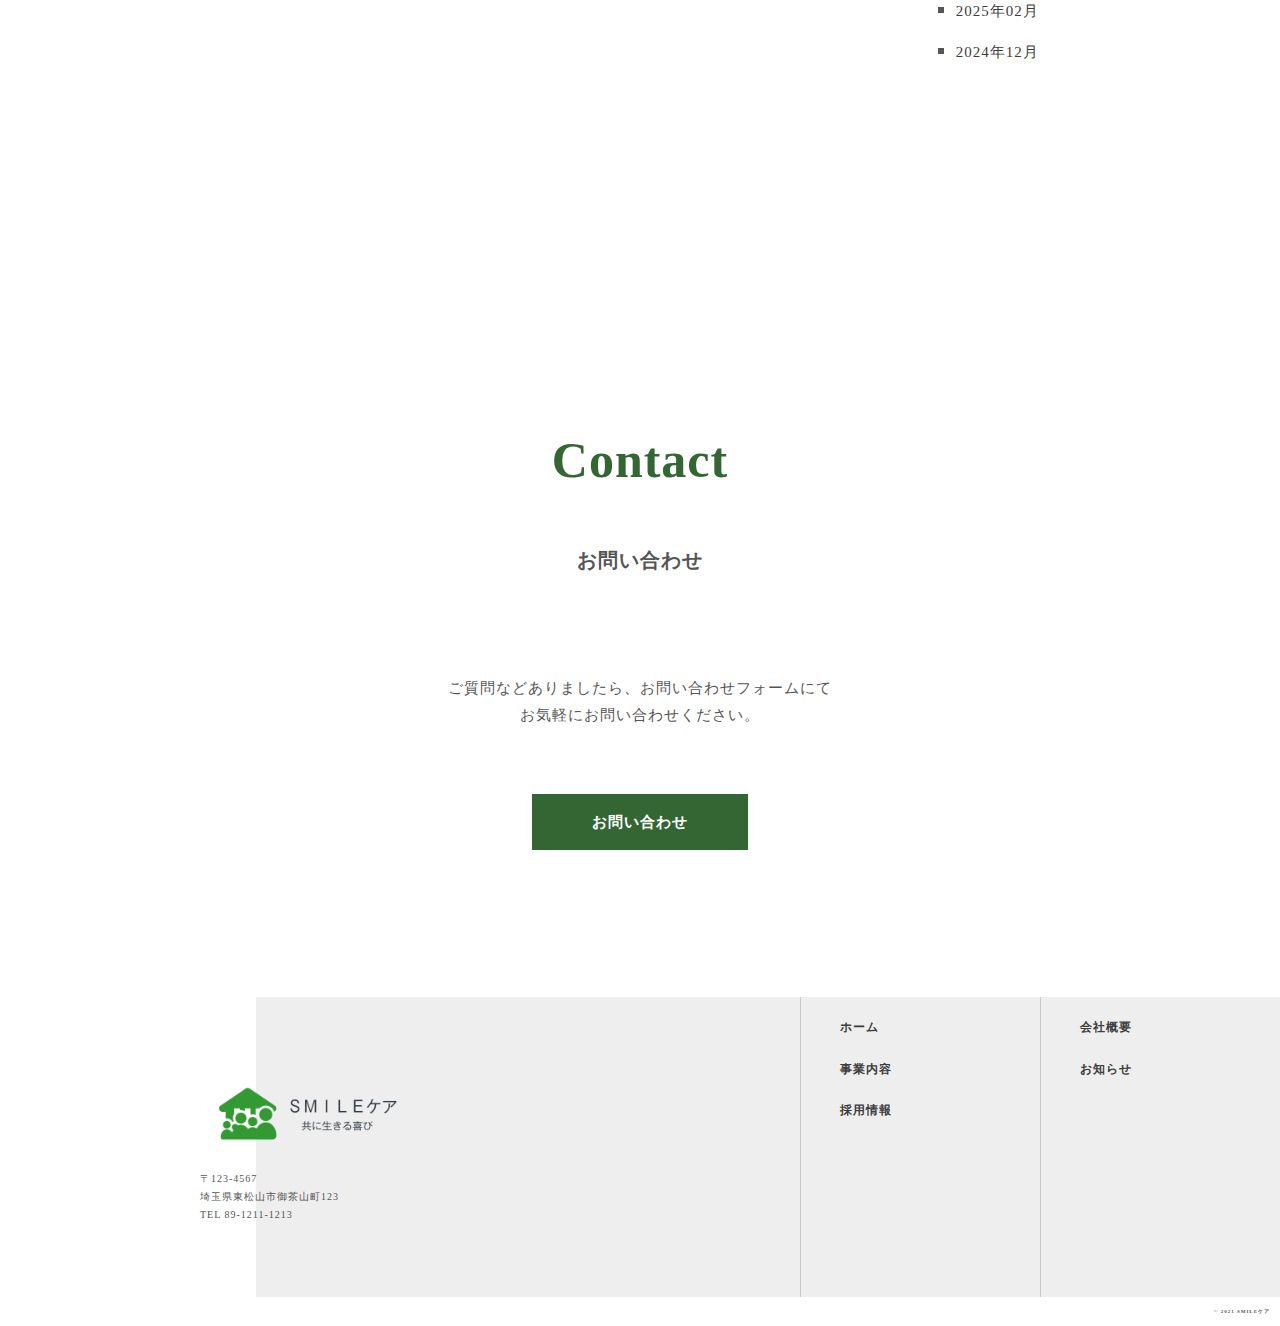
<file: html/news.html>
<!DOCTYPE html>
<html>
<head>
  <meta charset="UTF-8">
  <title>共に生きる喜び「ＳＭＩＬＥケア」</title>
  <meta name="description" content="「暮らしの中に笑顔をつくる」というビジョンを達成するべく、お客様の介護をサポートします。">
  <meta name="keywords" content="IT,プログラミング,コミュニティ">
  <meta name="viewport" content="width=device-width, initial-scale=1.0">
  <meta property="og:title" content="共に生きる喜び「ＳＭＩＬＥケア」">
  <meta property="og:type" content="article">
  <meta property="og:url" content="https://withcode-plus.tech">
  <meta property="og:image" content="img/logo.png">
  <meta property="og:description" content="「暮らしの中に笑顔をつくる」というビジョンを達成するべく、お客様の介護をサポートします。">
  <meta property="og:site_name" content="プログラミング教材">
  <link rel="icon" href="../favicon.ico">
  <link rel="apple-touch-icon" sizes="180×180" href="../img/logo.png">
  <link rel="stylesheet" type="text/css" href="../css/reset.css">
  <link rel="stylesheet" type="text/css" href="../css/common1.css">
  <link rel="stylesheet" type="text/css" href="../css/common2.css">
  <link rel="stylesheet" type="text/css" href="../css/news.css">
</head>
<body>
  <header>
    <div class="header_all">
      <a href="../index.html"><img class="logo" src="../img/logo2.png" alt="ロゴ画像"></a>
      <div class="header_inner">
        <nav>
          <ul>
            <li><a href="../index.html">TOP</a></li>
            <li><a href="business.html">BUSINESS</a></li>
            <li><a href="recruit.html" >RECRUIT</a></li>
            <li><a href="company.html">COMPANY</a></li>
            <li><a href="news.html" class="color">NEWS</a></li>
          </ul>
          </nav>
      </div>
        <div class="_top_bg">
          <div class="top_inner">
            <h1>News<br><small>お知らせ</small></h1> 
            <img src="../img/rec_top.jpg" alt="トップ画像">
          </div>
        </div>
    </div>
  </header>

  <main>
    <section class="news section">
      <div class="news_inner">
        <div class="news_main">
          <ul class="news_list">
            <li>
              <span class="news_date">2025.05.02</span>
              <p class="news_category">コロナ</p>
              <a href="#" class="news_ttl">［SMILEケア］定期イベントの活動状況について</a>
            </li>
            <li>
              <span class="news_date">2025.05.02</span>
              <p class="news_category">コロナ</p>
              <a href="#" class="news_ttl">［SMILEケア］新型コロナウイルス感染者発生について</a>
            </li>
            <li>
              <span class="news_date">2024.12.10</span>
              <p class="news_category">コロナ</p>
              <a href="#" class="news_ttl">［SMILEケア］施設見学一時中止のお知らせ</a>
            </li>
            <li>
              <span class="news_date">2024.11.11</span>
              <p class="news_category">TOPICS</p>
              <a href="#" class="news_ttl">［SMILEケア］福祉環境雑誌の記事に掲載されました。</a>
            </li>
          </ul>
        </div>
        <div class="news_side">
          <div class="news_side_link">
            <p>最近の記事</p>
            <ul class="news_side_list">
              <li><a href="#">［SMILEケア］定期イベントの活動状況について</a></li>
              <li><a href="#">［SMILEケア］新型コロナウイルス感染者発生について</a></li>
              <li><a href="#">［SMILEケア］施設見学一時中止のお知らせ</a></li>
            </ul>
          </div>
          <div class="news_side_link">
            <p>カテゴリー</p>
            <ul class="news_side_list">
              <li><a href="#">TOPICS</a></li>
              <li><a href="#">コロナ</a></li>
            </ul>
          </div>
          <div class="news_side_link">
            <p>アーカイブ</p>
            <ul class="news_side_list">
              <li><a href="">2025年05月</a></li>
              <li><a href="">2025年02月</a></li>
              <li><a href="">2024年12月</a></li>
            </ul>
          </div>
        </div>
      </div>
    </section>

    <section class="contact">
      <div class="contact_inner">
        <h3>Contact<br><small>お問い合わせ</small></h3>
        <P>
          ご質問などありましたら、お問い合わせフォームにて<br>お気軽にお問い合わせください。
        </P>
        <p class="btn"><a href="">お問い合わせ</a></p>
      </div>
    </section>

    <footer>
      <div class="footer_inner">
        <img src="../img/logo2.png" alt="ロゴ画像">
        <p>〒123-4567<br>
          埼玉県東松山市御茶山町123<br>
           TEL 89-1211-1213
        </p>
      </div>
      <div class="footer_bg">
        <div class="footer_list">
          <ul>
            <li><a href="company.html">会社概要</a></li>
            <li><a href="news.html">お知らせ</a></li>
          </ul>
          <ul class="footer_item">
            <li><a href="../index.html">ホーム</a></li>
            <li><a href="business.html">事業内容</a></li>
            <li><a href="recruit.html">採用情報</a></li>
          </ul>
        </div>
      </div>
    </footer>
    <p class="copyright">© 2021 SMILEケア</p>

  </main>

</body>
</html>
</file>
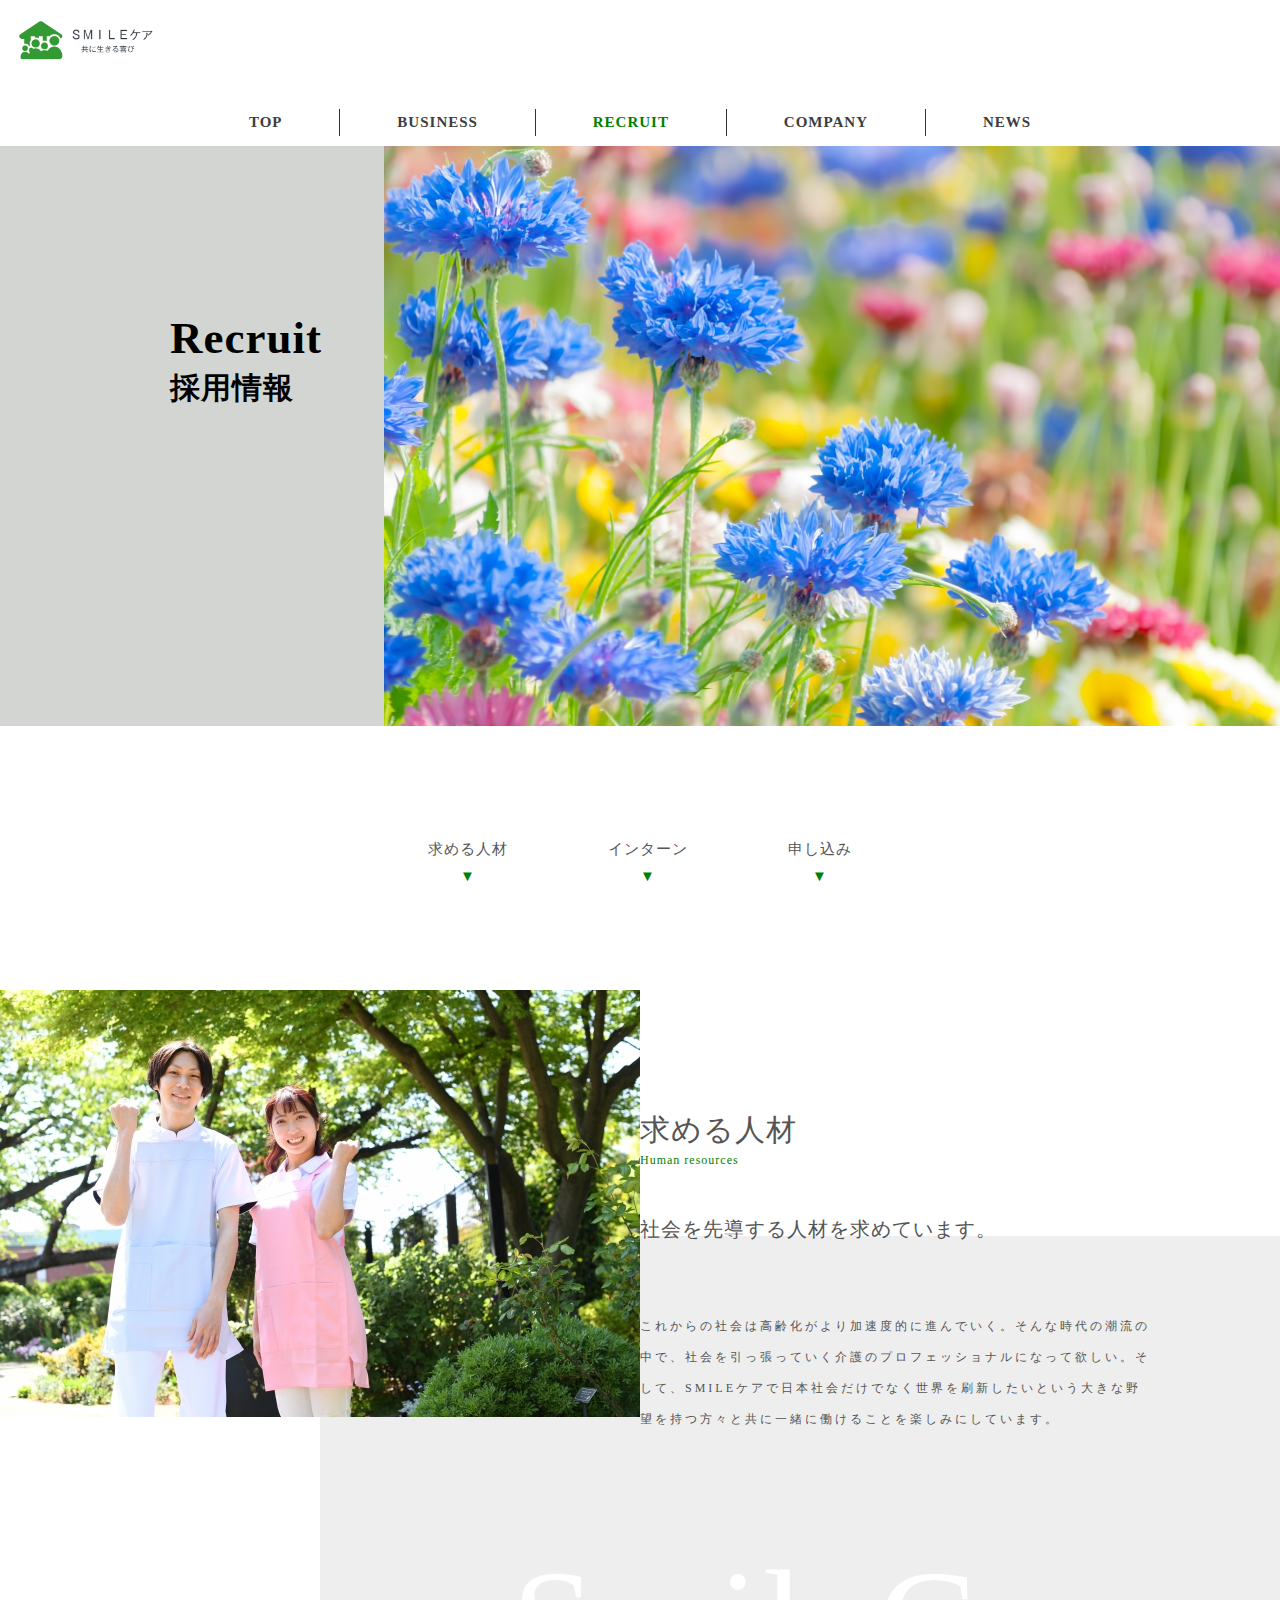
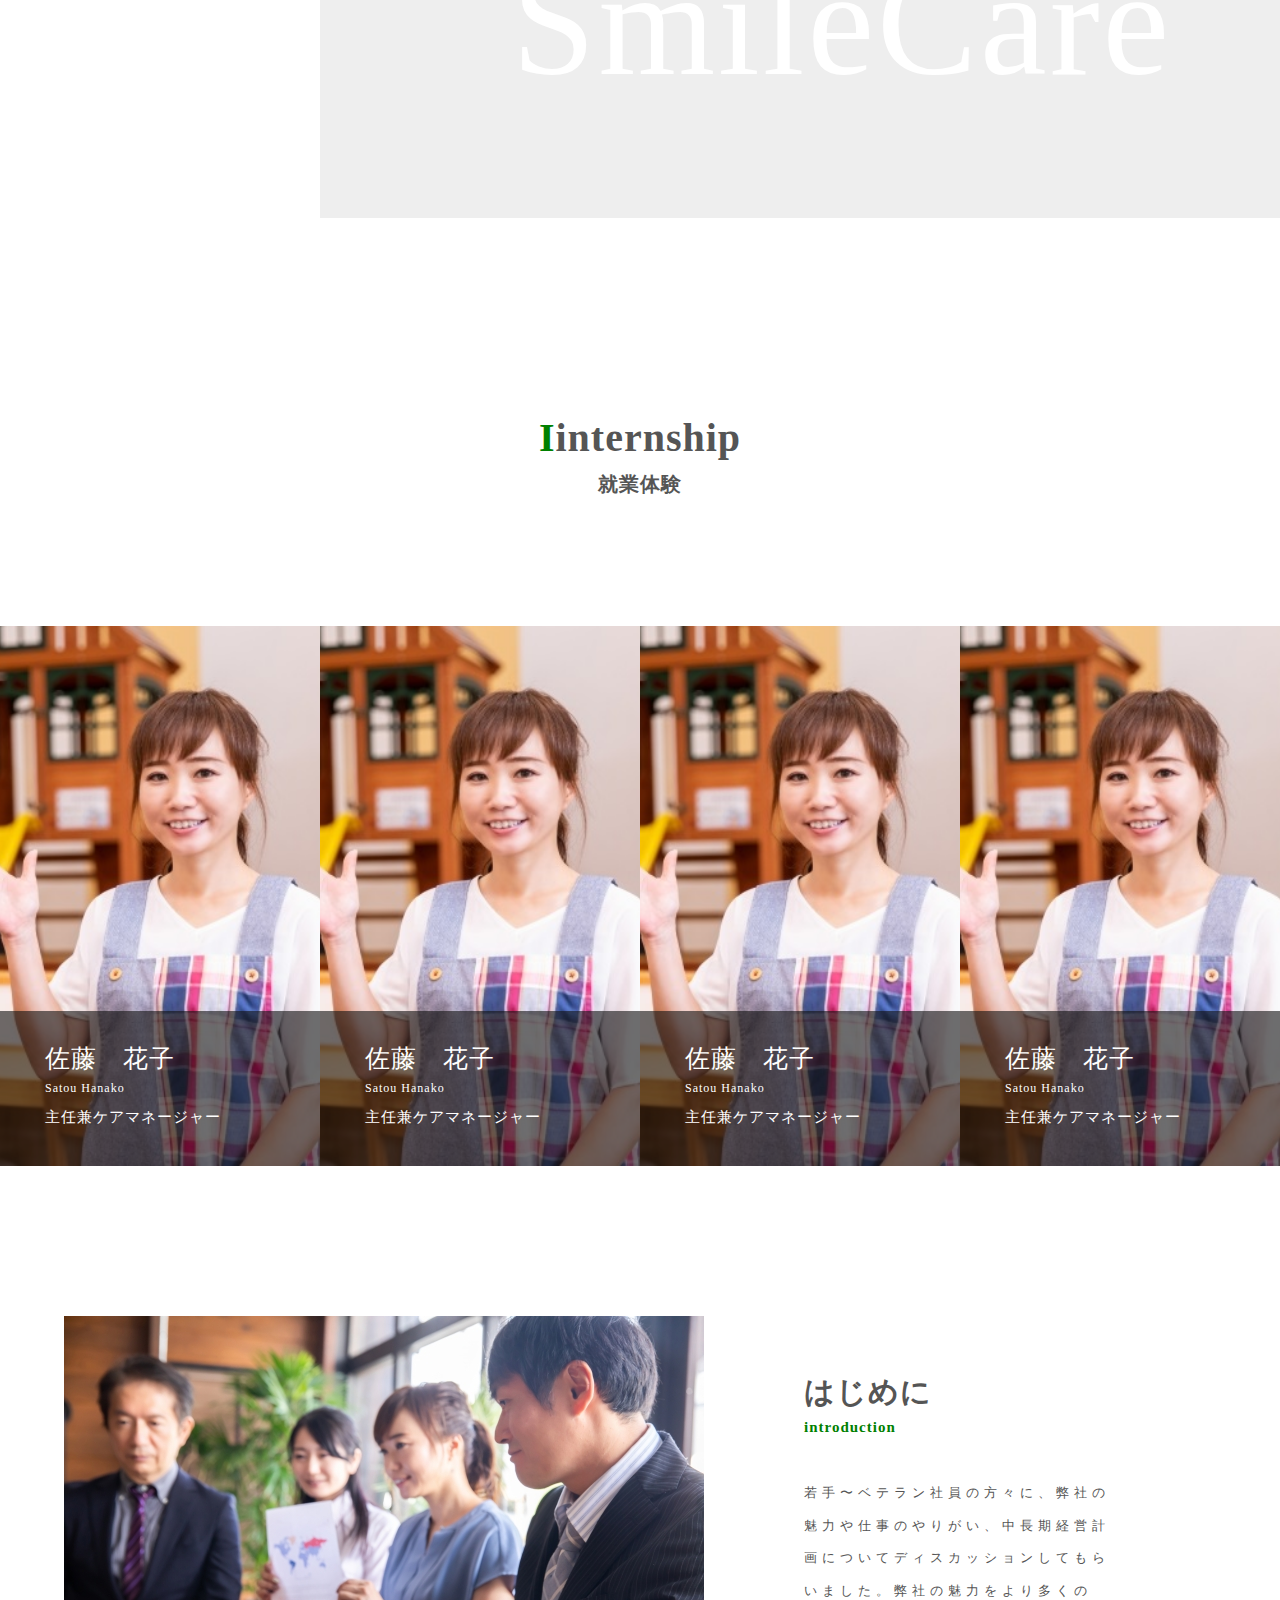
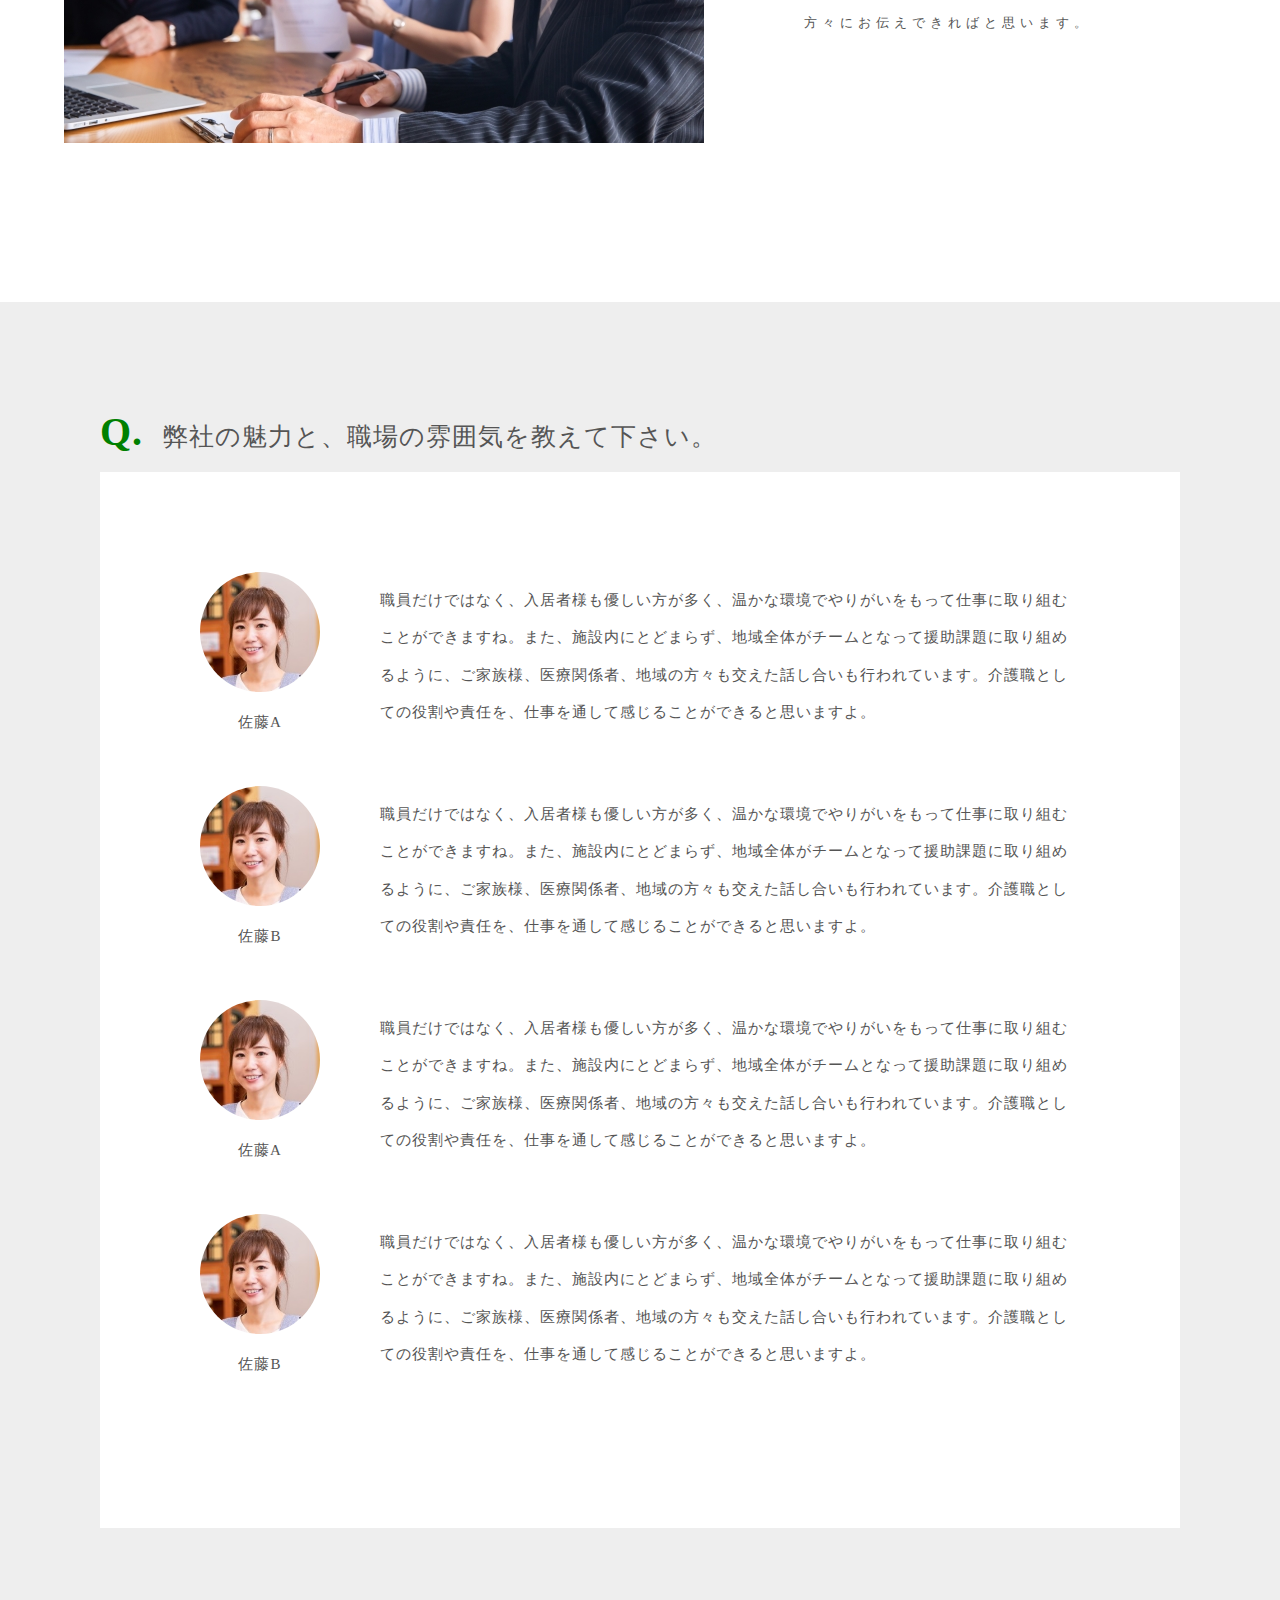
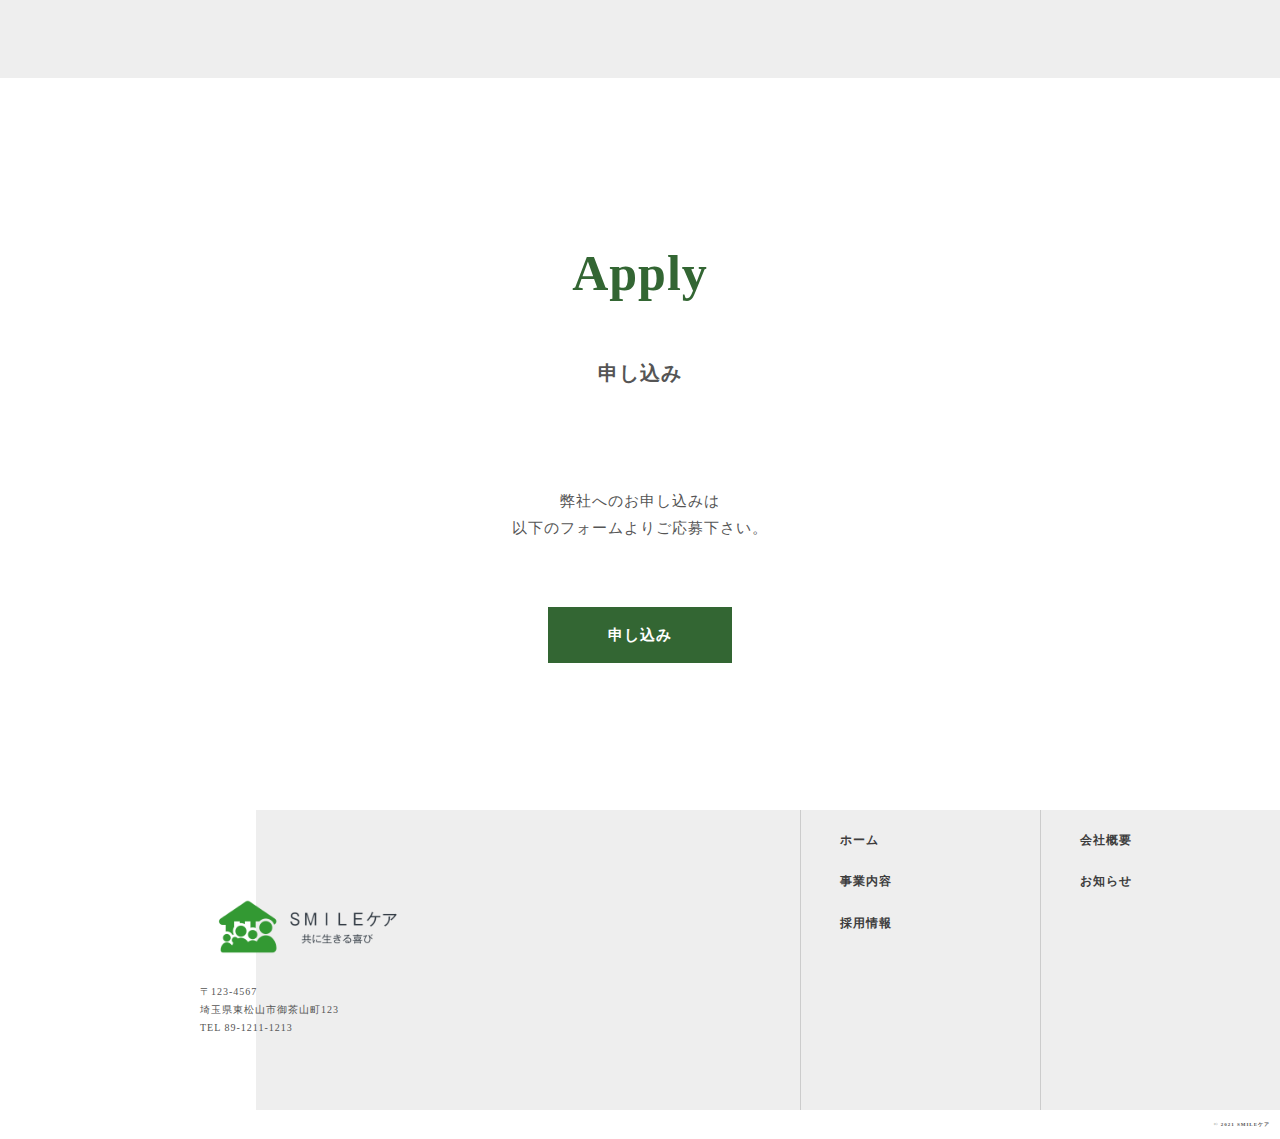
<file: html/recruit.html>
<!DOCTYPE html>
<html>
<head>
  <meta charset="UTF-8">
  <title>共に生きる喜び「ＳＭＩＬＥケア」</title>
  <meta name="description" content="「暮らしの中に笑顔をつくる」というビジョンを達成するべく、お客様の介護をサポートします。">
  <meta name="keywords" content="IT,プログラミング,コミュニティ">
  <meta name="viewport" content="width=device-width, initial-scale=1.0">
  <meta property="og:title" content="共に生きる喜び「ＳＭＩＬＥケア」">
  <meta property="og:type" content="article">
  <meta property="og:url" content="https://withcode-plus.tech">
  <meta property="og:image" content="img/logo.png">
  <meta property="og:description" content="「暮らしの中に笑顔をつくる」というビジョンを達成するべく、お客様の介護をサポートします。">
  <meta property="og:site_name" content="プログラミング教材">
  <link rel="icon" href="../favicon.ico">
  <link rel="apple-touch-icon" sizes="180×180" href="../img/logo.png">
  <link rel="stylesheet" type="text/css" href="../css/reset.css">
  <link rel="stylesheet" type="text/css" href="../css/common1.css">
  <link rel="stylesheet" type="text/css" href="../css/common2.css">
  <link rel="stylesheet" type="text/css" href="../css/recruit.css">
</head>
<body>
  <header>
    <div class="header_all">
      <a href="../index.html"><img class="logo" src="../img/logo2.png" alt="ロゴ画像"></a>
      <div class="header_inner">
        <nav>
          <ul>
            <li><a href="../index.html">TOP</a></li>
            <li><a href="business.html">BUSINESS</a></li>
            <li><a href="recruit.html" class="color">RECRUIT</a></li>
            <li><a href="company.html" >COMPANY</a></li>
            <li><a href="news.html" >NEWS</a></li>
          </ul>
          </nav>
      </div>
        <div class="_top_bg">
          <div class="top_inner">
            <h1>Recruit<br><small>採用情報</small></h1> 
            <img src="../img/rec_top.jpg" alt="トップ画像">
          </div>
        </div>
    </div>
  </header>

  <main>
    <section class="recruit">
      <div class="recruit_inner">
        <div class="recruit_top">
          <ul>
             <li><a href="#recruit_list1">求める人材<br><small>▼</small></a></li>
             <li><a href="#recruit_list2">インターン<br><small>▼</small></a></li>
             <li><a href="#recruit_list3">申し込み<br><small>▼</small></a></li>
          </ul>
        </div>
        <div class="recruit_list" id="recruit_list1">
          <div class="recruit_item1">
            <img src="../img/rec.jpg" width="" alt="採用画像">
          </div>
          <div class="recruit_item2">
            <h2>求める人材<br><small>Human resources</small></h2>
            <h3>社会を先導する人材を求めています。</h3>
            <p>
              これからの社会は高齢化がより加速度的に進んでいく。そんな時代の潮流の中で、社会を引っ張っていく介護のプロフェッショナルになって欲しい。そして、SMILEケアで日本社会だけでなく世界を刷新したいという大きな野望を持つ方々と共に一緒に働けることを楽しみにしています。
            </p>
          </div>
          <div class="recruit_bg">
            <div class="recruit_content">
              <div class="recruit_element">
                <p>SmileCare</p>
              </div>
            </div>
          </div>
        </div>
      </div>
    </section>

    <section class="intern" id="recruit_list2">
      <h1><span>I</span>internship<br><small>就業体験<small></h1>
        <ul class="member">
          <li class="member1">
            <div class="member_info">
              <h2 class="member_name">
                <p>佐藤　花子<br><small>Satou Hanako</small></p>
              </h2>
              <p class="member_department">主任兼ケアマネージャー</p>
            </div>
          </li>
          <li class="member1">
            <div class="member_info">
              <h2 class="member_name">
                <p>佐藤　花子<br><small>Satou Hanako</small></p>
              </h2>
              <p class="member_department">主任兼ケアマネージャー</p>
            </div>
          </li>
          <li class="member1">
            <div class="member_info">
              <h2 class="member_name">
                <p>佐藤　花子<br><small>Satou Hanako</small></p>
              </h2>
              <p class="member_department">主任兼ケアマネージャー</p>
            </div>
          </li>
          <li class="member1">
            <div class="member_info">
              <h2 class="member_name">
                <p>佐藤　花子<br><small>Satou Hanako</small></p>
              </h2>
              <p class="member_department">主任兼ケアマネージャー</p>
            </div>
          </li>
        </ul>
        <div class="intern_intro">
          <div class="intro_img">
            <img src="../img/intern.png" alt="インターン画像">
          </div>
          <div class="intro_txt">
            <h2>はじめに<br><small>introduction</small></h2>
            <p class="intro_descript">
              若手〜ベテラン社員の方々に、弊社の魅力や仕事のやりがい、中長期経営計画についてディスカッションしてもらいました。弊社の魅力をより多くの方々にお伝えできればと思います。
            </p>
          </div>
        </div>
        <div class="discussion_talk">
          <div class="discussion_inner">
            <div class="question">
              <div class="question_ttl">
                <p>
                  <span>Q.</span>弊社の魅力と、職場の雰囲気を教えて下さい。
                </p>
              </div>
              <ul class="question_list">
                <li>
                  <div class="question_member">
                    <img src="../img/rec3.jpg" alt="山田画像">
                    <p>佐藤A</p>
                  </div>
                  <p class="question_txt">
                    職員だけではなく、入居者様も優しい方が多く、温かな環境でやりがいをもって仕事に取り組むことができますね。また、施設内にとどまらず、地域全体がチームとなって援助課題に取り組めるように、ご家族様、医療関係者、地域の方々も交えた話し合いも行われています。介護職としての役割や責任を、仕事を通して感じることができると思いますよ。
                  </p>
                </li>
                <li>
                  <div class="question_member">
                    <img src="../img/rec3.jpg" alt="山田画像">
                    <p>佐藤B</p>
                  </div>
                  <p class="question_txt">
                    職員だけではなく、入居者様も優しい方が多く、温かな環境でやりがいをもって仕事に取り組むことができますね。また、施設内にとどまらず、地域全体がチームとなって援助課題に取り組めるように、ご家族様、医療関係者、地域の方々も交えた話し合いも行われています。介護職としての役割や責任を、仕事を通して感じることができると思いますよ。
                  </p>
                </li>
                <li>
                  <div class="question_member">
                    <img src="../img/rec3.jpg" alt="山田画像">
                    <p>佐藤A</p>
                  </div>
                  <p class="question_txt">
                    職員だけではなく、入居者様も優しい方が多く、温かな環境でやりがいをもって仕事に取り組むことができますね。また、施設内にとどまらず、地域全体がチームとなって援助課題に取り組めるように、ご家族様、医療関係者、地域の方々も交えた話し合いも行われています。介護職としての役割や責任を、仕事を通して感じることができると思いますよ。
                  </p>
                </li>
                <li>
                  <div class="question_member">
                    <img src="../img/rec3.jpg" alt="山田画像">
                    <p>佐藤B</p>
                  </div>
                  <p class="question_txt">
                    職員だけではなく、入居者様も優しい方が多く、温かな環境でやりがいをもって仕事に取り組むことができますね。また、施設内にとどまらず、地域全体がチームとなって援助課題に取り組めるように、ご家族様、医療関係者、地域の方々も交えた話し合いも行われています。介護職としての役割や責任を、仕事を通して感じることができると思いますよ。
                  </p>
                </li>
              </ul>
            </div>
          </div>
        </div>
    </section>

    <section class="contact" id="recruit_list3">
      <div class="contact_inner">
        <h3>Apply<br><small>申し込み</small></h3>
        <P>
          弊社へのお申し込みは<br>以下のフォームよりご応募下さい。
        </P>
        <p class="btn"><a href="">申し込み</a></p>
      </div>
    </section>

    <footer>
      <div class="footer_inner">
        <img src="../img/logo2.png" alt="ロゴ画像">
        <p>〒123-4567<br>
          埼玉県東松山市御茶山町123<br>
           TEL 89-1211-1213
        </p>
      </div>
      <div class="footer_bg">
        <div class="footer_list">
          <ul>
            <li><a href="company.html">会社概要</a></li>
            <li><a href="news.html">お知らせ</a></li>
          </ul>
          <ul class="footer_item">
            <li><a href="../index.html">ホーム</a></li>
            <li><a href="business.html">事業内容</a></li>
            <li><a href="recruit.html">採用情報</a></li>
          </ul>
        </div>
      </div>
    </footer>
    <p class="copyright">© 2021 SMILEケア</p>

  </main>

</body>
</html>
</file>
<file: css/common1.css>
@charset "UTF-8";


body {
  font-size: 15px;
  line-height: 1.8;
  letter-spacing: 1px;
  word-break: break-all;
  color: #555;
}

a {
  text-decoration: none;
  color: rgb(61, 61, 61);
}

li {
  list-style: none;
}

.contact {
  position: relative;
  width: 100%;
}

.contact h3 {
  font-size: 50px;
  color: #336633;
  text-align: center;
}

.contact h3 small {
  font-size: 20px;
  color: #555;
}

.contact p {
  width: 40%;
  margin: 0 auto;
  text-align: center;
  padding-top: 80px;
}

.contact .btn a {
  text-align: center;
  position: relative;
  background: #336633;
  padding: 20px 60px;
  color: #fff;
  font-weight: bold;
}

footer {
  display: inline-block;
  position: relative;
  width: 100%;
}

.footer_inner {
  display: inline-block;
  position: relative;
  margin-left: 200px;
  z-index: 1;
  top: 230px;
}

.footer_inner img {
  width: 200px;
}

.footer_inner p {
  width: 150px;
  font-size: 10px;
}

.footer_bg {
  width: 80%;
  float: right;
  height: 300px;
  background-color: #eee;
  position: relative;
  z-index: 0;
}

.footer_list ul {
  float: right;
  z-index: 1;
}

.footer_list ul::after {
  content: "";
  position: absolute;
  height: 300px;
  border-left: 1px solid #ccc;
  color: #555;
  top: 0;
}

.footer_list ul li {
  width: 200px;
  padding: 20px 0 0 40px;
  font-weight: bold;
  font-size: 12px;
}

.copyright {
  float: right;
  font-size: 5px;
  font-weight: bold;
  padding: 10px;
}
</file>
<file: css/index.css>
@charset "UTF-8";

.top_inner {
  width: 100%;
  position: relative;
  text-align: center;
}

.top_inner .top_img {
  position: relative;
  display: flex;
  width: 100%;
  height: auto;
}

.top_inner img {
  position: relative;
  width:50%;
  height: auto;
}

.top_inner .top_img::after {
  content: "";
  position: absolute;
  top: 0;
  left: 0;
  height: 100%;
  width: 100%;
  background: rgba(0, 0, 0, 0.15);
}

.top_title {
  position: absolute;
  line-height: 1;
  width: 100%;
  height: auto;
  z-index: 1;
  padding-top: 13%;
}

.top_inner h1 {
  font-size: 70px;
  color: #ffffff;
  font-family: serif;
}

.top_inner h2 {
  padding-top: 10px;
  font-size: 30px;
  color: rgb(255, 255, 255);
  font-family: serif;
}

.header_inner a {
  font-size: 20px;
}

.header_all {
  width: 100%;
  position: relative;
}

.header_all .logo {
  position: relative;
  width: 150px;
  height: 70px;
  padding: 5px;
}

.header_inner nav ul {
  position: relative;
  display:  flex;
  justify-content: space-between;
  text-align: center;
  width: 70%;
  margin: auto;
}

.header_inner nav ul li {
  margin: 8px; /*修正箇所*/
  flex-grow: 1;
  text-align: center;
}

.header_inner nav ul li .color {
  color: green;
}

.header_inner nav li +li{
  border-left: 1px solid #333; 
}

.header_inner nav ul a:hover {
  opacity: 0.5;
}

.section {
  margin: 150px 0;
}

.news {
  display: grid;
  position: relative;
  width: 80%;
  margin: 0 auto;
  padding: 60px 0 30px;
}

.news h3 {
  text-align: center;
  font-size: 40px;
  color: #336633;
  font-weight: bold;
  line-height: 1;
  margin-top: 20px;
}

.news h3 small {
  font-size: 20px;
}

.news .news_list {
  margin: 0 50px;
  text-align: left;
  padding: 30px;
}

.news .news_list li {
  font-size: 18px;
  line-height: 2;
  color: #333;
}

.news .more {
  background: #888;
  text-align: center;
  width: 20%;
  margin: 30px auto;
  border-radius: 5px;
  padding: 10px;
}

.news .more a {
  color: #fff;
  font-weight: bold;
}

.feature {
  width: 100%;
  position: relative;
}

.feature_inner {
  width: 50%;
  background-color: #fff;
  border-top:solid 3px #336633;
  position: relative;
  float: right;
  z-index: 3;
  margin-top: 0px;
}

.feature_inner h4 {
  font-size: 50px;
  padding: 10% 0 0 15%;
  color: #336633;
}

.feature_inner small {
  font-size: 20px;
  padding-left: 15%;
  font-weight: bold;
}

.feature_inner p {
  width: 60%;
  margin: 0 auto;
  line-height: 2.5;
  padding: 10% 0;
}

.feature_img {
  justify-content: center;
  align-items: center;
  position: absolute;
  z-index: 2;
}

.feature_img img {
  display: block;
  width: 80%;
  margin-left: -70px; /*修正箇所*/
  height: 530px;
}

.service {
  display: inline-block;
  position: relative;
  width: 100%;
}

.service h3 {
  text-align: center;
  font-size: 50px;
  color: #336633;
  line-height: 1;
}

.service small {
  font-size: 20px;
  color: #555;
}

.service_bg {
  background-image: url("../img/greenbg.jpg");
  background-color: rgba(255, 255, 255, 0.2);
	background-blend-mode:lighten;
  background-size: cover;
  height: 0 auto;
  margin-top: 5%;
  text-align: center;
}

.service_item {
  width: 25% ;
  display: inline-table;
  height: 600px ;
  margin-top: 100px;
  background-color: rgba(255, 255, 255, 0.8);
  padding: 50px 30px;
}

.service_item img {
  width: 80%;
  height: 0 auto;
}

.service_item h4 {
  font-size: 30px;
  padding-top: 20px;
}

.service_item small {
  font-size: 13px;
  color: #336633;
  font-weight: bold;
}

.service_item p {
  margin-top: 10px;
  line-height: 2;
}

.service .btn a {
  background: #336633;
  padding: 20px 60px;
  position: relative;
  top: 90px;
  color: #fff;
  font-weight: bold;
}

.recruit {
  display: inline-block;
  position: relative;
  width: 100%;
}

.recruit_inner {
  width: 40%;
  position: relative;
  left: 100px;
  top: 280px;
  z-index: 1;
}

.recruit h3 {
  font-size: 50px;
  color: #336633;
}

.recruit h3 small {
  font-size: 20px;
  color: #555;
  font-weight: bold;
}

.recruit h4 {
  font-size: 25px;
  padding-top: 40px;
  color: #222;
}

.recruit p {
  line-height: 2.5;
  padding-top: 50px;
}

.recruit .btn a {
  text-align: center;
  background: #336633;
  padding: 20px 60px;
  position: relative;
  top: 90px;
  color: #fff;
  font-weight: bold;
}

.recruit img {
  position: relative;
  float: right;
  width: 35%;
  height: auto;
  z-index: 1;
  bottom: 500px;
}

.recruit_bg {
  width: 80%;
  height: 600px;
  background-color: #eee;
  position: absolute;
  bottom: 150px;
  z-index: 0;
}

.contact {
  position: relative;
  width: 100%;
}

.contact h3 {
  font-size: 50px;
  color: #336633;
  text-align: center;
}

.contact h3 small {
  font-size: 20px;
  color: #555;
}

.contact p {
  width: 40%;
  margin: 0 auto;
  text-align: center;
  padding-top: 80px;
}

.contact .btn a {
  text-align: center;
  position: relative;
  background: #336633;
  padding: 20px 60px;
  color: #fff;
  font-weight: bold;
}
</file>
<file: css/common2.css>
@charset "UTF-8";

/* 1.2 header-css- */

.header_all .logo {
  position: relative;
  width: 150px;
  height: 70px;
  padding: 5px;
}

.header_inner nav ul {
  position: relative;
  display: flex;
  justify-content: space-between;
  text-align: center;
  width: 70%;
  padding: 20px; /*修正箇所*/
  margin: 0 auto;
}

.header_inner nav ul li {
  font-weight: bold;
  flex-grow: 1;
  text-align: center;
}

.header_inner nav ul li a {
  position: relative;
  display: inline-block;
  text-decoration: none;
}

.header_inner nav ul li a::after {
  position: absolute;
  bottom: -4px;
  left: 0;
  content: '';
  width: 100%;
  height: 3px;
  background: green;
  transform: scale(0, 1);
  transform-origin: left top;
  transition: transform .3s;
}

.header_inner nav ul li .color {
  color: green;
}

.header_inner nav li +li{
  border-left: 1px solid #333;
}

.header_inner nav ul a:hover {
  opacity: 0.5;
}

.header_inner nav ul li a:hover::after {
  transform: scale(1, 1);
}

.top_inner img {
  width: 70%;
  height: 580px;
  float: right;
}

.top_inner h1 {
  position: absolute;
  float: left;
  text-align: left;
  margin: 170px;
  font-size: 45px;
  color: #000000;
  line-height: 1;
  font-family: serif;
}

.top_inner h1 small {
  font-size: 30px;
  color: rgb(0, 0, 0);
}

.section {
  margin: 100px 0;
}

footer {
  display: inline-block;
  position: relative;
  width: 100%;
}

.footer_inner {
  display: inline-block;
  position: relative;
  margin-left: 200px;
  z-index: 1;
  top: 230px;
}

.footer_inner img {
  width: 200px;
}

.footer_inner p {
  width: 150px;
  font-size: 10px;
}

.footer_bg {
  width: 80%;
  float: right;
  height: 300px;
  background-color: #eee;
  position: relative;
  z-index: 0;
}

.footer_list ul {
  float: right;
  z-index: 1;
}

.footer_list ul:after {
  content: "";
  position: absolute;
  height: 300px;
  border-left: 1px solid #ccc;
  color: #555;
  top: 0;
}

.footer_list ul li {
  width: 200px;
  padding: 20px 0 0 40px;
  font-weight: bold;
  font-size: 12px;
}

.copyright {
  float: right;
  font-size: 5px;
  font-weight: bold;
  padding: 10px;
}
</file>
<file: css/business.css>
@charset "UTF-8";

.business_top {
  width: 100%;
  display: flex;
  justify-content: center;
  align-items: center;
}

._top_bg {
  background: rgb(210, 213, 210);
  width: 100%;
  height: auto;
  float: left;
  position: relative;
  bottom: 10px;
  z-index: 0;
}

.business_top ul {
  display: inline-flex;
  padding: 50px 0;
}

.business_top li {
  text-align: center;
  padding: 50px;
}

.business_top li a {
  color: #555;
  font-weight: bolder;
}

.business_top li a:hover {
  opacity: 0.5;
}

.business_top li small {
  color: green;
}

#business_list1,
#business_list2,
#business_list3 {
  display: inline-block;
}

.business_list {
  width: 100%;
}

.business_list h1 {
  font-size: 30px;
  font-weight: normal;
  color: #555;
  line-height: 0.8;
  padding-bottom: 7%;
}

.business_list h1 small {
  font-size: 14px;
  color:green;
}

.business_list h2 {
  font-size: 20px;
  color: #555;
  font-weight: normal;
  padding-bottom: 7%;
}

.business_list p {
  width: 80%;
  font-size: 12px;
  color: #555;
  letter-spacing: 3px;
  line-height: 2.6;
}

.business_item1 {
  width: 40%;
  display: inline-block;
  position: relative;
  z-index: 2;
  overflow: hidden;
}

.business_item2 {
  width: 50%;
  float: right;
  margin-top: 10%;
  position: relative;
  z-index: 2;
}

.business_item1_reverse {
  width: 40%;
  display: inline-block;
  position: relative;
  z-index: 2;
  float: right;
  overflow: hidden;
}

.business_item2_reverse {
  width: 50%;
  display: inline-block;
  float: left;
  margin-top: 10%;
  position: relative;
  z-index: 2;
  margin-left: 10%;
}

.business_bg {
  background: #eee;
  width: 85%;
  height: auto;
  float: right;
  position: relative;
  bottom: 200px;
  z-index: 0;
}

.business_element {
  padding: 30% 0 5%;
}

.business_element ul {
  background: #fff;
  width: 50%;
  display: flex;
  flex-wrap: wrap;
  padding: 60px 100px;
  margin: auto;
}

.business_element ul li {
  list-style: disc;
  width: 40%;
  margin-bottom: 20px;
}

.business_element ul li:last-child {
  margin-bottom: 0;
}

.business_bg .btn {
  float: right;
  width: 13%;
  text-align: center;
  background: #336633;
  padding: 10px 20px;
  margin: 0 17% 8% 0;
}

.business_bg .btn a {
  color: #fff;
  font-size: 15px;
}

.letter {
  width: 980px;
  margin: 0 auto 150px;
  padding: 0 20px;
}

.letter_inner {
  border: 1px solid #111;
  padding: 50px;
}

.letter_inner h1 {
  background-color: #fff;
  text-align: center;
  font-size: 30px;
  position: relative;
  bottom: 75px;
  width: 30%;
  margin: 0 auto 50px;
  padding: 0 50px;
}

.letter_list h2 {
  font-size: 30px;
  line-height: 1;
  margin: 50px;
  font-weight: normal;
}

.letter_list h2 small {
  font-size: 15px;
  color: green;
}

.letter_item p {
  letter-spacing: 3px;
  line-height: 3;
  margin: 50px;
}

.letter_item p img {
  width: 100%;
  height: auto;
}
</file>
<file: css/company.css>
.company {
  width: 100%;
  display: inline-block;
}

._top_bg {
  background: rgb(210, 213, 210);
  width: 100%;
  height: auto;
  float: left;
  position: relative;
  bottom: 10px;
  z-index: 0;
}

.company_inner {
  margin-top: 150px;
}

.company_list {
  width: 80%;
  margin: 0 auto 150px;
}

.company_list li {
  display: flex;
  margin-bottom: 30px;
}

.company_list li span {
  width: 20%;
  margin-right: 3%;
  padding: 0 0 30px 20px;
  border-bottom: 1px solid #444;
  font-size: 18px;
}

.company_list li p {
  width: 80%;
  padding: 0 0 30px 20px;
  border-bottom: 1px solid #ccc;
}

.company_list li p a {
  color: green;
  font-weight: bolder;
}
</file>
<file: css/news.css>
.news {
  width: 100%;
  margin-top: 150px;
  display: inline-block;
}

._top_bg {
  background: rgb(210, 213, 210);
  width: 100%;
  height: auto;
  float: left;
  position: relative;
  bottom: 10px;
  z-index: 0;
}

.news_inner {
  display: flex;
  max-width: 1000px;
  margin: 0 auto 150px;
}

.news_main {
  width: 80%;
  margin-right: 15%;
}

.news_list li {
  display: flex;
  margin-bottom: 30px;
  padding-bottom: 30px;
  border-bottom: 1px solid #ddd;
}

.news_date {
  width: 110px;
  margin-right: 20px;
}

.news_category {
  font-weight: bold;
  padding: 2px 5px;
  border: 1px solid green;
  font-size: 12px;
  color: green;
}

.news_ttl {
  margin-left: 40px;
}

.news_side {
  width: 25%;
}

.news_side_link {
  margin-bottom: 100px;
}

.news_side_link p {
  margin-bottom: 30px;
  font-size: 20px;
  font-weight: bold;
}

.news_side_list li {
  position: relative;
  margin-bottom: 15px;
  padding-left: 18px;
  line-height: 1.7;
}

.news_side_list li::before {
  content: "";
  position: absolute;
  top: 8px;
  left: 0;
  border-style: solid;
  border-width: 3px;
}
</file>
<file: css/recruit.css>
.recruit_top {
  width: 100%;
  display: flex;
  justify-content: center;
  align-items: center;
}

._top_bg {
  background: rgb(210, 213, 210);
  width: 100%;
  height: auto;
  float: left;
  position: relative;
  bottom: 10px;
  z-index: 0;
}

.recruit_top ul {
  display: inline-flex;
  padding: 50px 0;
}

.recruit_top li {
  text-align: center;
  padding: 50px;
}

.recruit_top li a {
  color: #555;
}

.recruit_top li a:hover {
  opacity: 0.5;
}

.recruit_top li small {
  color: green;
}

#recruit_list1,
#recruit_list2,
#recruit_list3 {
  display: inline-block;
}

.recruit_list {
  width: 100%;
}

.recruit_list h2 {
  font-size: 30px;
  font-weight: normal;
  color: #555;
  line-height: 0.8;
  padding-bottom: 7%;
}

.recruit_list h2 small {
  font-size: 12px;
  color: green;
}

.recruit_list h3 {
  font-size: 20px;
  color: #555;
  font-weight: normal;
  padding-bottom: 10%;
}

.recruit_list p {
  width: 80%;
  font-size: 12px;
  color: #555;
  letter-spacing: 3px;
  line-height: 2.6;
}

.recruit_item1 {
  width: 50%;
  display: inline-block;
  position: relative;
  z-index: 2;
  overflow: hidden;
}

.recruit_item2 {
  width: 50%;
  float: right;
  margin-top: 10%;
  position: relative;
  z-index: 2;
}

.recruit_bg {
  background: #eee;
  width: 75%;
  height: auto;
  float: right;
  position: relative;
  bottom: 200px;
  z-index: 0;
}

.recruit_element {
  padding: 20% 0 5%;
}

.recruit_element p {
  font-size: 150px;
  color: #fff;
  white-space: nowrap;
  overflow: hidden;
  float: right;
}

.intern {
  display: inline-block;
}

.intern h1 {
  font-size: 40px;
  text-align: center;
  line-height: 1;
  margin-bottom: 10%;
}

.intern h1 span {
  color: green;
}

.intern h1 small {
  font-size: 20px;
}

.member {
  display: flex;
  width: 100%;
}

.member li {
  display: inline-flex;
  align-items: flex-end;
  width: 25%;
  height: 540px;
}

.member .member1 {
  background: url(../img/rec2.jpg) center center no-repeat;
  background-size: cover;
}

.member_info {
  position: relative;
  width: 100%;
  padding: 35px 45px;
  background-color: rgba(17, 17, 17, 0.6);
  color: #fff;
  overflow: hidden;
}

.member_name p {
  font-size: 25px;
  line-height: 1;
  font-weight: normal;
}

.member_name p small {
  font-size: 12px;
  font-weight: normal;
}

.member_department {
  padding-top: 8px;
}

.intern_intro {
  width: 90%;
  display: flex;
  align-items: center;
  position: relative;
  margin-bottom: 80px;
  padding: 150px 0;
  margin: 0 auto;
}

.intro_txt {
  width: 45%;
  padding: 0 100px 50px 100px;
}

.intro_txt h2 {
  font-size: 30px;
  line-height: 1;
  color: #555;
  margin-bottom: 40px;
}

.intro_txt h2 small {
  font-size: 15px;
  color: green;
}

.intro_descript {
  font-size: 13px;
  letter-spacing: 5px;
  line-height: 2.5;
  color: #555;
}

.discussion_talk {
  margin-bottom: 150px;
  padding: 100px 100px 150px;
  background-color: #eee;
}

.question_ttl {
  font-size: 25px;
  line-height: 1.5;
  padding-bottom: 10px;
}

.question_ttl p span {
  font-weight: bold;
  font-size: 40px;
  padding-right: 20px;
 color: green;
}

.question_list {
  padding: 100px;
  background-color: #fff;
}

.question_list li {
  display: flex;
  margin-bottom: 50px;
}

.question_member {
  margin-right: 60px;
}

.question_member img {
  width: 120px;
  height: 120px;
  border-radius: 100px;
}

.question_member p {
  margin-top: 8px;
  text-align: center;
}

.question_txt {
  width: 80%;
  padding-top: 10px;
  line-height: 2.5;
}
</file>
